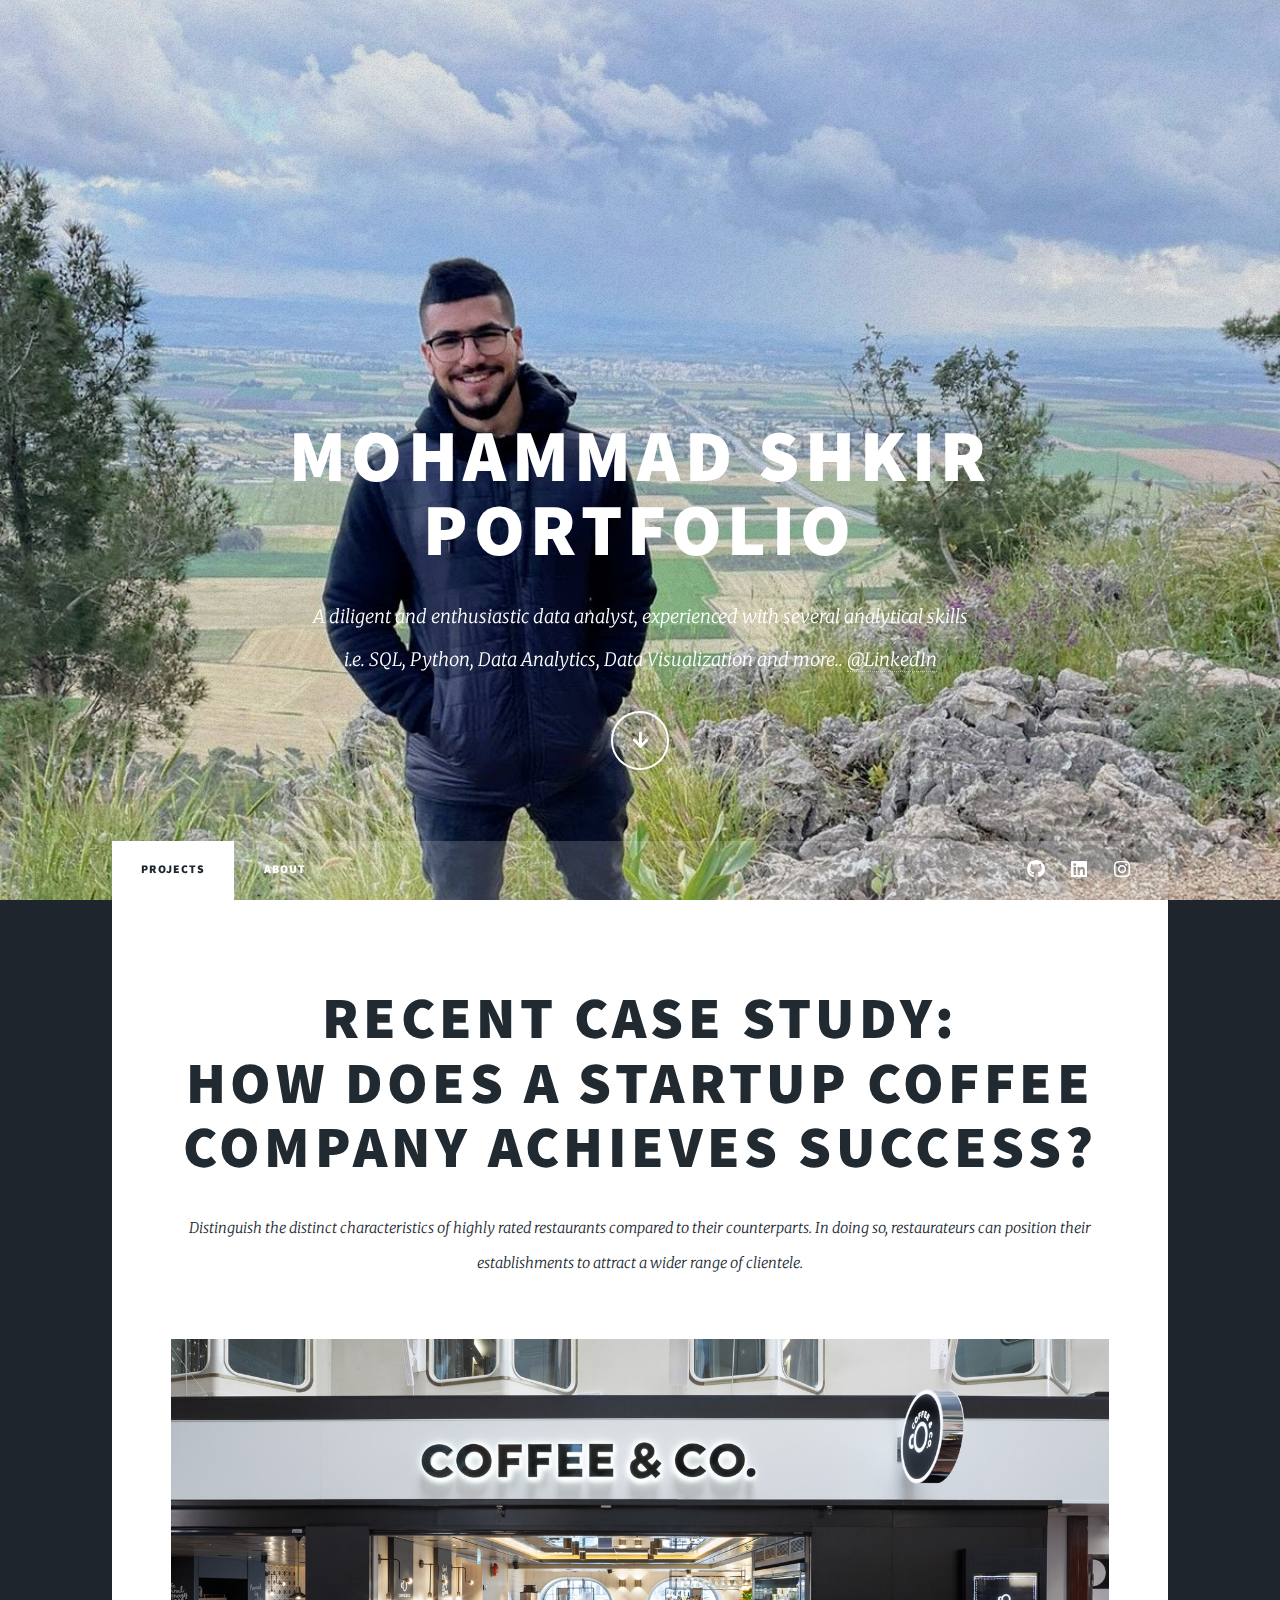
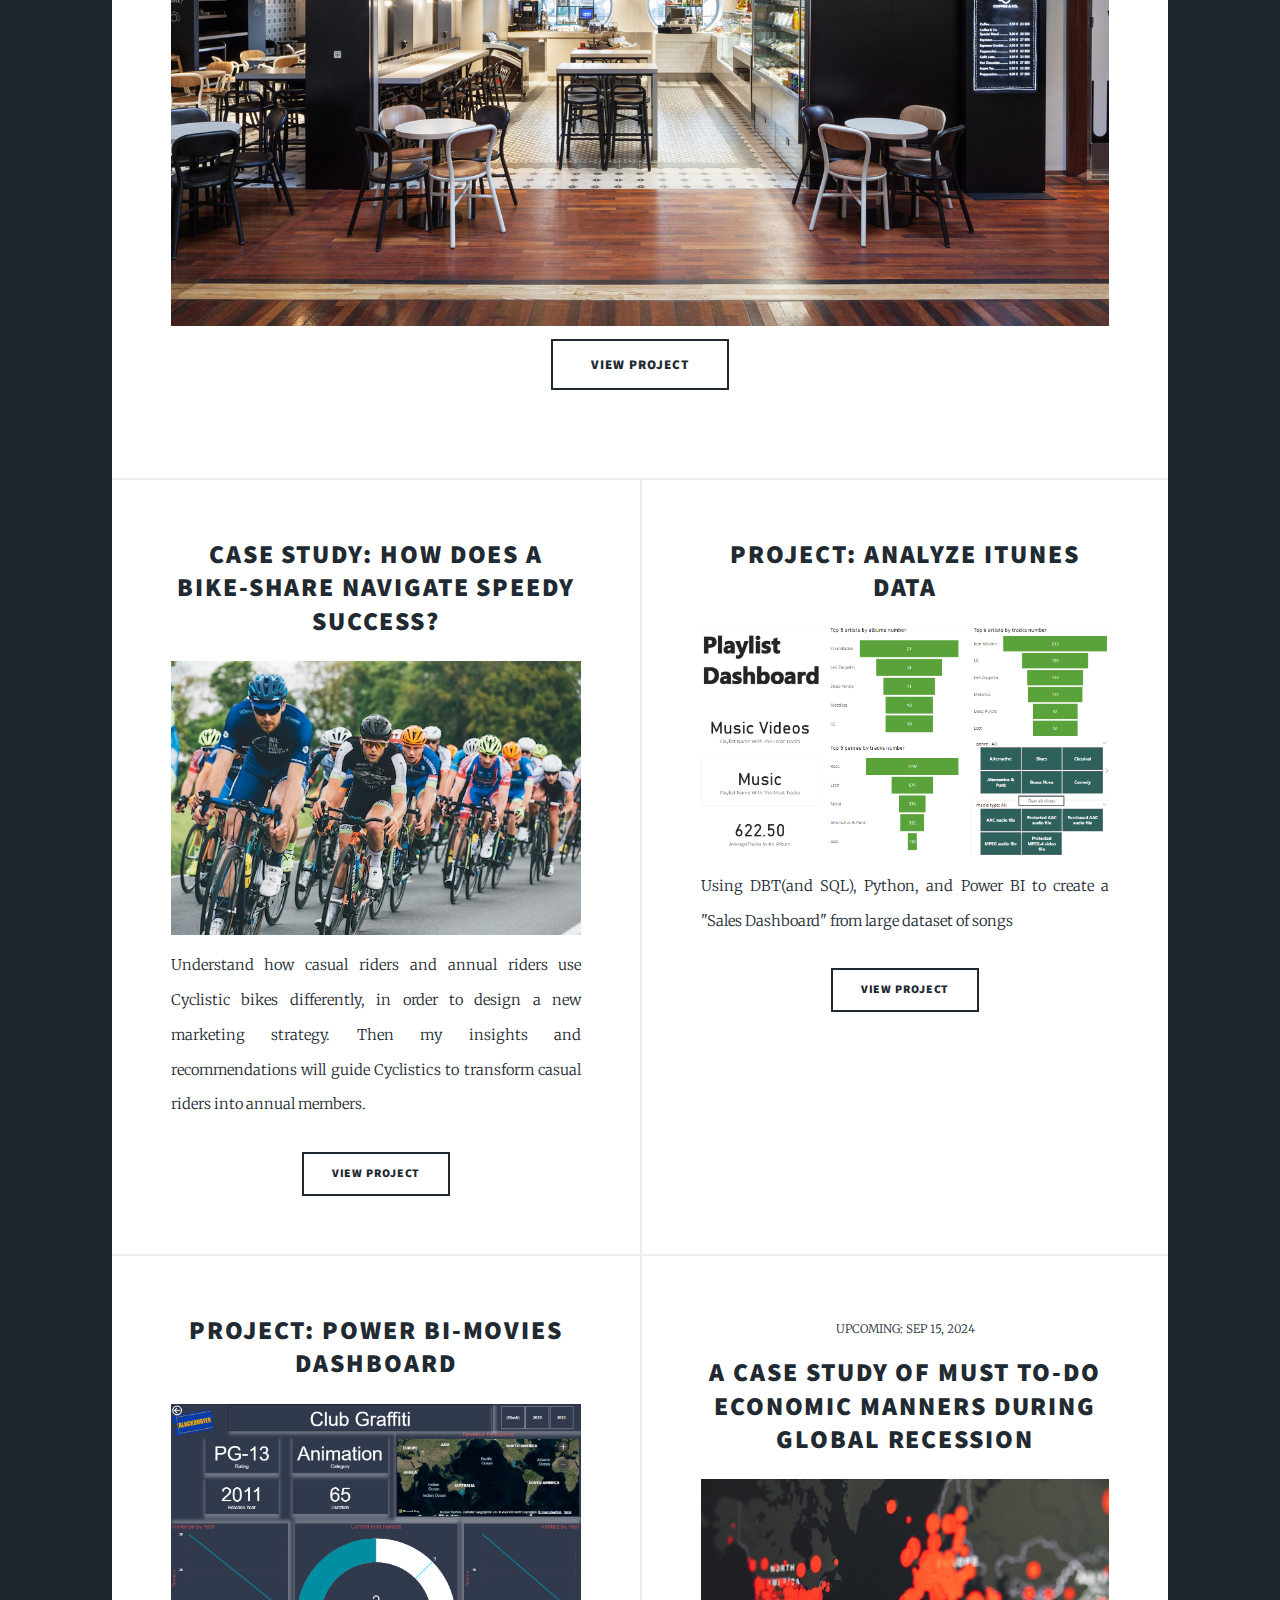
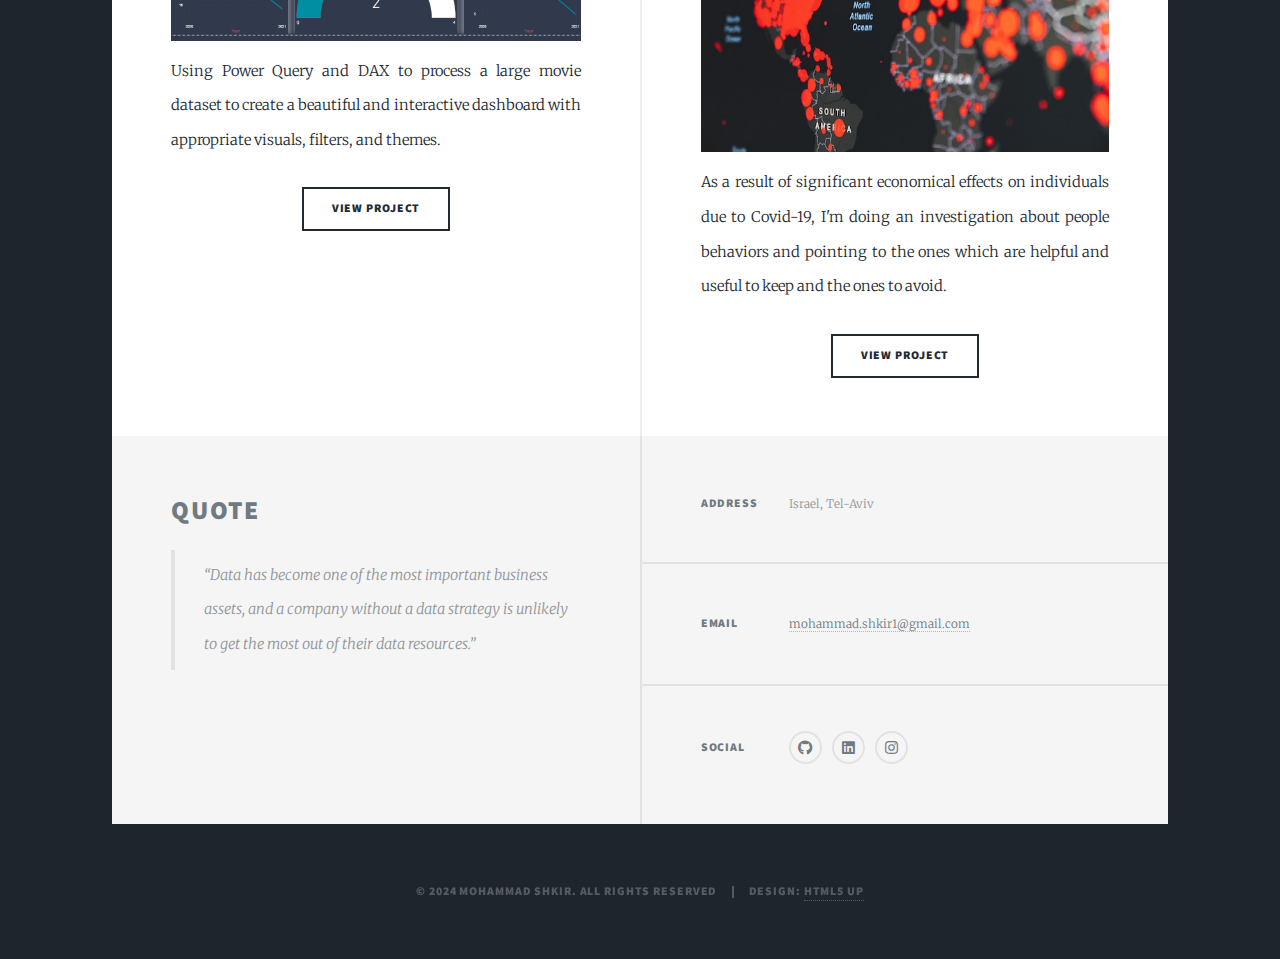
<file: index.html>
<!DOCTYPE HTML>
<!--
	Massively by HTML5 UP
	html5up.net | @ajlkn
	Free for personal and commercial use under the CCA 3.0 license (html5up.net/license)
-->
<html>
	<head>
		<title>Shkir's Portfolio</title>
		<meta charset="utf-8" />
		<meta name="viewport" content="width=device-width, initial-scale=1, user-scalable=no" />
		<link rel="stylesheet" href="assets/css/main.css" />
		<noscript><link rel="stylesheet" href="assets/css/noscript.css" /></noscript>
	</head>
	<body class="is-preload">

		<!-- Wrapper -->
			<div id="wrapper" class="fade-in">

				<!-- Intro -->
					<div id="intro">
						<h1>Mohammad Shkir<br />
						Portfolio</h1>
						<p>A diligent and enthusiastic data analyst, experienced with several analytical skills<br/>
							i.e. SQL, Python,  Data Analytics, Data Visualization and more.. <a href="https://www.linkedin.com/in/mohammad-shkir">@LinkedIn</a></p>
						<ul class="actions">
							<li><a href="#header" class="button icon solid solo fa-arrow-down scrolly">Continue</a></li>
						</ul>
					</div>

				<!-- Header -->
					<header id="header">
						<a href="index.html" class="logo">Projects</a>
					</header>

				<!-- Nav -->
					<nav id="nav">
						<ul class="links">
							<li class="active"><a href="index.html">Projects</a></li>
							<li><a href="about.html">About</a></li>
						</ul>
						<ul class="icons">
							<li><a href="https://github.com/Mohammad-shkir7" class="icon brands fa-github"><span class="label">GitHub</span></a></li>
							<li><a href="https://www.linkedin.com/in/mohammad-shkir" class="icon brands fa-linkedin"><span class="label">Linkedin</span></a></li>
							<li><a href="#" class="icon brands fa-instagram"><span class="label">Instagram</span></a></li>
						</ul>
					</nav>

				<!-- Main -->
					<div id="main">

						<!-- Featured Post -->
						<article class="post featured">
							<header class="major">
								<!-- <span class="date">April 25, 2017</span> -->
								<h2><a href="https://github.com/Mohammad-shkir7/CoffeKing">RECENT CASE STUDY:<br />
									How does a startup coffee company achieves success?</a></h2>
								<p>Distinguish the distinct characteristics of highly rated restaurants compared to their counterparts. 
									In doing so, restaurateurs can position their establishments to attract a wider range of clientele.</p>
							</header>
							<img style="width: 100%; height: auto;" src="images/coffee-company.jpg" alt="">
							<ul class="actions special">
								<li><a href="https://github.com/Mohammad-shkir7/CoffeKing" class="button large">View Project</a></li>
							</ul>
						</article>						

						<!-- Posts -->
							<section class="posts">
								<article>
									<header>
										<h2><a href="https://github.com/Mohammad-shkir7/Cyclistic">Case Study: How does a bike-share navigate speedy success?</h2></a>
									</header>
									<img style="width: 100%; height: auto;" src="images/bicycle-group.jpg" alt="" />
									<p>Understand how casual riders and annual riders use Cyclistic bikes differently,
										in order to design a new marketing strategy. 
										Then my insights and recommendations will guide Cyclistics to transform casual riders into annual members.</p>
									<ul class="actions special">
										<li><a href="https://github.com/Mohammad-shkir7/Cyclistic" class="button">View Project</a></li>
									</ul>
								</article>
								<article>
									<header>
										<h2><a href="https://github.com/Mohammad-shkir7/Data_Analysis_Project">Project: Analyze ITunes data</h2></a>
									</header>
									<img style="width: 100%; height: auto;" src="images/dashboad2.png" alt="" />
									<p>Using DBT(and SQL), Python, and Power BI to create a "Sales Dashboard" from large dataset of songs</p>
									<ul class="actions special">
										<li><a href="https://github.com/Mohammad-shkir7/Data_Analysis_Project" class="button">View Project</a></li>
									</ul>
								</article>
								<article>
									<header>
										<h2><a href="https://github.com/Mohammad-shkir7/Power-Bi-Movies">Project: Power BI-Movies Dashboard</h2></a>
									</header>
									<img style="width: 100%; height: auto;" src="images/Dashboard.png" alt="" />
									<p>
										Using Power Query and DAX to process a large movie dataset to create a beautiful and interactive dashboard with appropriate visuals, filters, and themes.
 
									</p>
									<ul class="actions special">
										<li><a href="https://github.com/Mohammad-shkir7/Power-Bi-Movies" class="button">View Project</a></li>
									</ul>
								</article>
								<article>
									<header>
										<span class="date">UPCOMING: SEP 15, 2024</span>
										<h2><a href="#">A case study of must to-do economic manners during global recession</a></h2>
									</header>
									<img style="width: 100%; height: auto;" src="images/pandemic.jpg" alt="" />
									<p>As a result of significant economical effects on individuals due to Covid-19, 
										I'm doing an investigation about people behaviors and pointing to the ones which are helpful and useful to keep and the ones to avoid.</p>
									<ul class="actions special">
										<li><a href="#" class="button">View Project</a></li>
									</ul>
								</article>
							</section>
					</div>

				<!-- Footer -->
					<footer id="footer">
						<section>
							<!-- Blockquote -->
							<h2>Quote</h2>
							<blockquote>“Data has become one of the most important business assets, and a company without a data strategy is unlikely to get the most out of their data resources.”</blockquote>						
						</section>
						<section class="split contact">
							<section class="alt">
								<h3>Address</h3>
								<p>Israel, Tel-Aviv
							</section>
							<section>
								<h3>Email</h3>
								<p><a href="#">mohammad.shkir1@gmail.com</a></p>
							</section>
							<section>
								<h3>Social</h3>
								<ul class="icons alt">
									<li><a href="https://github.com/Mohammad-shkir7" class="icon brands fa-github"><span class="label">GitHub</span></a></li>
									<li><a href="https://www.linkedin.com/in/mohammad-shkir" class="icon brands fa-linkedin"><span class="label">Linkedin</span></a></li>
									<li><a href="#" class="icon brands fa-instagram"><span class="label">Instagram</span></a></li>
								</ul>
							</section>
						</section>
					</footer>

				<!-- Copyright -->
					<div id="copyright">
						<ul><li>&copy; 2024 Mohammad Shkir. All Rights Reserved </li><li>Design: <a href="https://html5up.net">HTML5 UP</a></li></ul>
					</div>

			</div>

		<!-- Scripts -->
			<script src="assets/js/jquery.min.js"></script>
			<script src="assets/js/jquery.scrollex.min.js"></script>
			<script src="assets/js/jquery.scrolly.min.js"></script>
			<script src="assets/js/browser.min.js"></script>
			<script src="assets/js/breakpoints.min.js"></script>
			<script src="assets/js/util.js"></script>
			<script src="assets/js/main.js"></script>

	</body>
</html>
</file>
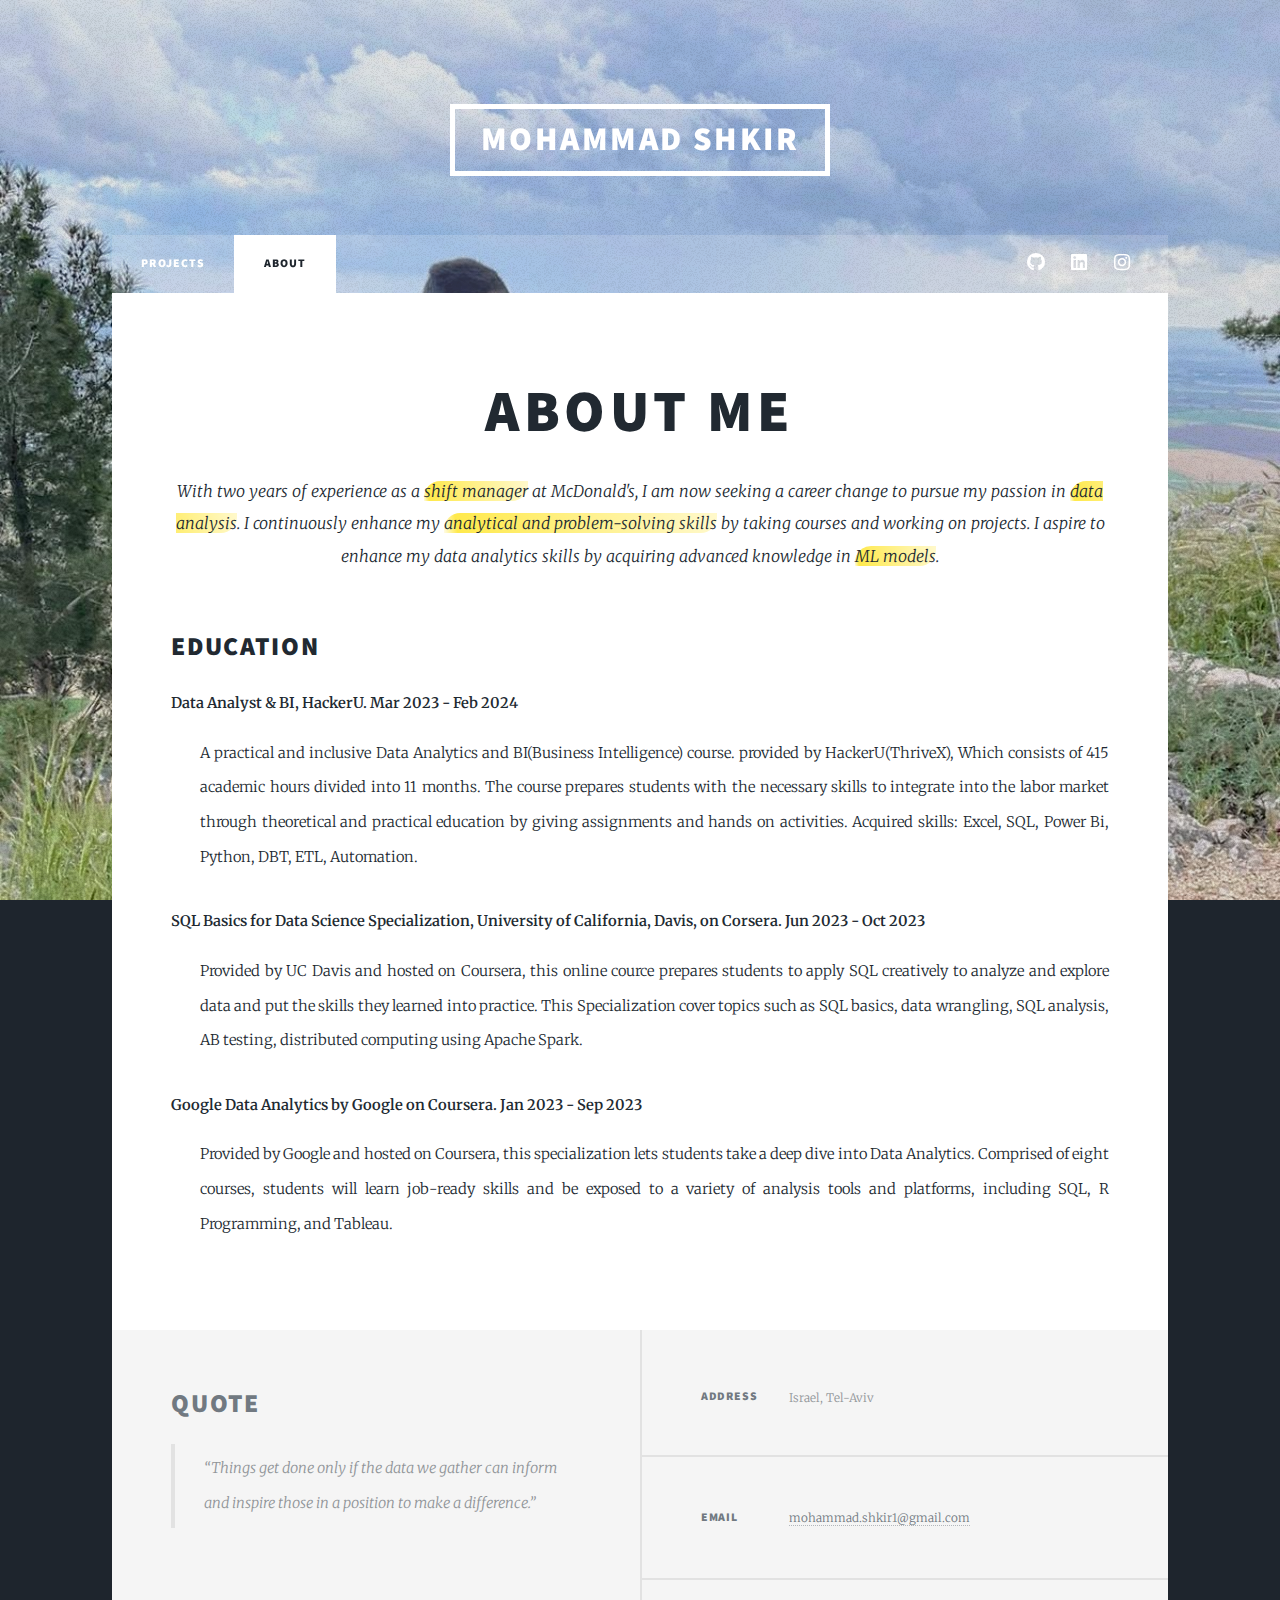
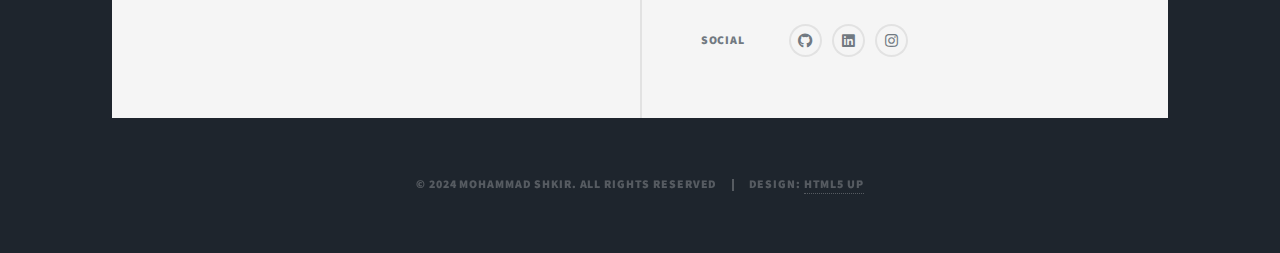
<file: about.html>
<!DOCTYPE HTML>
<!--
	Massively by HTML5 UP
	html5up.net | @ajlkn
	Free for personal and commercial use under the CCA 3.0 license (html5up.net/license)
-->
<html>
	<head>
		<title>Shkir's Portfolio</title>
		<meta charset="utf-8" />
		<meta name="viewport" content="width=device-width, initial-scale=1, user-scalable=no" />
		<link rel="stylesheet" href="assets/css/main.css" />
		<noscript><link rel="stylesheet" href="assets/css/noscript.css" /></noscript>
	</head>
	<body class="is-preload">

		<!-- Wrapper -->
			<div id="wrapper">

				<!-- Header -->
					<header id="header">
						<a href="index.html" class="logo">Mohammad Shkir</a>
					</header>

				<!-- Nav -->
					<nav id="nav">
						<ul class="links">
							<li><a href="index.html">Projects</a></li>
							<li class="active"><a href="about.html">About</a></li>
						</ul>
						<ul class="icons">
							<li><a href="https://github.com/Mohammad-shkir7" class="icon brands fa-github"><span class="label">GitHub</span></a></li>
							<li><a href="https://www.linkedin.com/in/mohammad-shkir" class="icon brands fa-linkedin"><span class="label">Linkedin</span></a></li>
							<li><a href="#" class="icon brands fa-instagram"><span class="label">Instagram</span></a></li>
						</ul>
					</nav>
				<!-- Main -->
					<div id="main">
						<!-- Post -->
							<section class="post">
								<header class="major">
									<h1>About Me</h1>
									<p>With two years of experience as a <span class="highlight-yellow">shift manager</span> at McDonald's, I am now seeking a career change to pursue my passion in <span class="highlight-yellow">data analysis</span>. I continuously enhance my <span class="highlight-yellow">analytical and problem-solving skills</span> by taking courses and working on projects.
										I aspire to enhance my data analytics skills by acquiring advanced knowledge in <span class="highlight-yellow">ML models</span>.
									</p>
								</header>								
								<h2>Education</h2>
								<dl>
									<dt>Data Analyst & BI, HackerU. Mar 2023 - Feb 2024</dt>
									<dd>
										<p>A practical and inclusive Data Analytics and BI(Business Intelligence) course. provided by HackerU(ThriveX), Which consists
											of 415 academic hours divided into 11 months.
											The course prepares students with the necessary skills to integrate into the labor market through theoretical and practical education by giving assignments and hands on activities.
											Acquired skills: Excel, SQL, Power Bi, Python, DBT, ETL, Automation. </p>
									</dd>
									<dt>SQL Basics for Data Science Specialization, University of California, Davis, on Corsera. Jun 2023 - Oct 2023</dt>
									<dd>
										<p>Provided by UC Davis and hosted on Coursera, this online cource prepares students to apply SQL creatively to analyze and explore 
											data and put the skills they learned into practice.
											This Specialization cover topics such as SQL basics, data wrangling, SQL analysis, AB testing, distributed 
											computing using Apache Spark.</p>
									</dd>
									<dt>Google Data Analytics by Google on Coursera. Jan 2023 - Sep 2023</dt>
									<dd>
										<p>Provided by Google and hosted on Coursera, this specialization lets students take a deep dive into Data Analytics.
											Comprised of eight courses, students will learn job-ready skills and be exposed to a variety of analysis tools
											and platforms, including SQL, R Programming, and Tableau.</p>
									</dd>
								</dl>
							</section>
					</div>

				<!-- Footer -->
					<footer id="footer">
						<section>
							<!-- Blockquote -->
							<h2>Quote</h2>
							<blockquote>“Things get done only if the data we gather can inform and inspire those in a position to make a difference.”</blockquote>						
						</section>
						<section class="split contact">
							<section class="alt">
								<h3>Address</h3>
								<p>Israel, Tel-Aviv
							</section>
							<section>
								<h3>Email</h3>
								<p><a href="#">mohammad.shkir1@gmail.com</a></p>
							</section>
							<section>
								<h3>Social</h3>
								<ul class="icons alt">
									<li><a href="https://github.com/Mohammad-shkir7" class="icon brands fa-github"><span class="label">GitHub</span></a></li>
									<li><a href="https://www.linkedin.com/in/mohammad-shkir" class="icon brands fa-linkedin"><span class="label">Linkedin</span></a></li>
									<li><a href="#" class="icon brands fa-instagram"><span class="label">Instagram</span></a></li>
								</ul>
							</section>
						</section>
					</footer>

				<!-- Copyright -->
					<div id="copyright">
						<ul><li>&copy; 2024 Mohammad Shkir. All Rights Reserved </li><li>Design: <a href="https://html5up.net">HTML5 UP</a></li></ul>
					</div>

			</div>

		<!-- Scripts -->
			<script src="assets/js/jquery.min.js"></script>
			<script src="assets/js/jquery.scrollex.min.js"></script>
			<script src="assets/js/jquery.scrolly.min.js"></script>
			<script src="assets/js/browser.min.js"></script>
			<script src="assets/js/breakpoints.min.js"></script>
			<script src="assets/js/util.js"></script>
			<script src="assets/js/main.js"></script>

	</body>
</html>
</file>
<file: assets/css/main.css>
@import url(fontawesome-all.min.css);
@import url("https://fonts.googleapis.com/css?family=Merriweather:300,700,300italic,700italic|Source+Sans+Pro:900");

/*
	Massively by HTML5 UP
	html5up.net | @ajlkn
	Free for personal and commercial use under the CCA 3.0 license (html5up.net/license)
*/

html, body, div, span, applet, object,
iframe, h1, h2, h3, h4, h5, h6, p, blockquote,
pre, a, abbr, acronym, address, big, cite,
code, del, dfn, em, img, ins, kbd, q, s, samp,
small, strike, strong, sub, sup, tt, var, b,
u, i, center, dl, dt, dd, ol, ul, li, fieldset,
form, label, legend, table, caption, tbody,
tfoot, thead, tr, th, td, article, aside,
canvas, details, embed, figure, figcaption,
footer, header, hgroup, menu, nav, output, ruby,
section, summary, time, mark, audio, video {
	margin: 0;
	padding: 0;
	border: 0;
	font-size: 100%;
	font: inherit;
	vertical-align: baseline;}

article, aside, details, figcaption, figure,
footer, header, hgroup, menu, nav, section {
	display: block;}

body {
	line-height: 1;
}

ol, ul {
	list-style: none;
}

blockquote, q {
	quotes: none;
}

	blockquote:before, blockquote:after, q:before, q:after {
		content: '';
		content: none;
	}

table {
	border-collapse: collapse;
	border-spacing: 0;
}

body {
	-webkit-text-size-adjust: none;
}

mark {
	background-color: transparent;
	color: inherit;
}

input::-moz-focus-inner {
	border: 0;
	padding: 0;
}

input, select, textarea {
	-moz-appearance: none;
	-webkit-appearance: none;
	-ms-appearance: none;
	appearance: none;
}

/* Basic */

	@-ms-viewport {
		width: device-width;
	}

	body {
		-ms-overflow-style: scrollbar;
	}

	@media screen and (max-width: 480px) {

		html, body {
			min-width: 320px;
		}

	}

	html {
		box-sizing: border-box;
	}

	*, *:before, *:after {
		box-sizing: inherit;
	}

	body {
		background-color: #1e252d;
	}

		body.is-preload *, body.is-preload *:before, body.is-preload *:after {
			-moz-animation: none !important;
			-webkit-animation: none !important;
			-ms-animation: none !important;
			animation: none !important;
			-moz-transition: none !important;
			-webkit-transition: none !important;
			-ms-transition: none !important;
			transition: none !important;
		}

/* Type */

	html {
		font-size: 16pt;
	}

		@media screen and (max-width: 1680px) {

			html {
				font-size: 12pt;
			}

		}

		@media screen and (max-width: 1280px) {

			html {
				font-size: 11pt;
			}

		}

		@media screen and (max-width: 360px) {

			html {
				font-size: 10pt;
			}

		}

	body {
		color: #212931;
	}

	body, input, select, textarea {
		font-family: "Merriweather", Georgia, serif;
		font-weight: 300;
		font-size: 1rem;
		line-height: 2.375;
	}

	a {
		-moz-transition: color 0.2s ease-in-out, background-color 0.2s ease-in-out, border-color 0.2s ease-in-out, box-shadow 0.2s ease-in-out;
		-webkit-transition: color 0.2s ease-in-out, background-color 0.2s ease-in-out, border-color 0.2s ease-in-out, box-shadow 0.2s ease-in-out;
		-ms-transition: color 0.2s ease-in-out, background-color 0.2s ease-in-out, border-color 0.2s ease-in-out, box-shadow 0.2s ease-in-out;
		transition: color 0.2s ease-in-out, background-color 0.2s ease-in-out, border-color 0.2s ease-in-out, box-shadow 0.2s ease-in-out;
		border-bottom: dotted 1px;
		text-decoration: none;
	}

		a:hover {
			border-bottom-color: transparent;
		}

	strong, b {
		font-weight: 600;
	}

	em, i {
		font-style: italic;
	}

	p {
		text-align: justify;
		margin: 0 0 2rem 0;
	}

	h1, h2, h3, h4, h5, h6 {
		font-family: "Source Sans Pro", Helvetica, sans-serif;
		font-weight: 900;
		line-height: 1.5;
		letter-spacing: 0.075em;
		text-transform: uppercase;
		margin: 0 0 1rem 0;
	}

		h1 a, h2 a, h3 a, h4 a, h5 a, h6 a {
			border-bottom: 0;
			color: inherit;
			text-decoration: none;
		}

	h1 {
		font-size: 4rem;
		line-height: 1.1;
		margin: 0 0 2rem 0;
	}

	h2 {
		font-size: 1.75rem;
		line-height: 1.3;
		margin: 0 0 1.5rem 0;
	}

	h3 {
		font-size: 1.25rem;
		margin: 0 0 1.5rem 0;
	}

	h4 {
		font-size: 1rem;
	}

	h5 {
		font-size: 0.9rem;
	}

	h6 {
		font-size: 0.8rem;
	}

	sub {
		font-size: 0.8rem;
		position: relative;
		top: 0.5rem;
	}

	sup {
		font-size: 0.8rem;
		position: relative;
		top: -0.5rem;
	}

	blockquote {
		border-left: solid 4px;
		font-style: italic;
		margin: 0 0 2rem 0;
		padding: 0.5rem 0 0.5rem 2rem;
	}

	code {
		border: solid 2px;
		font-family: "Courier New", monospace;
		font-size: 0.9rem;
		margin: 0 0.25rem;
		padding: 0.25rem 0.65rem;
	}

	pre {
		-webkit-overflow-scrolling: touch;
		font-family: "Courier New", monospace;
		font-size: 0.9rem;
		margin: 0 0 2rem 0;
	}

		pre code {
			display: block;
			line-height: 1.75;
			padding: 1rem 1.5rem;
			overflow-x: auto;
		}

	hr {
		border: 0;
		border-bottom: solid 2px;
		margin: 3rem 0;
	}

		hr.major {
			margin: 5rem 0;
		}

	.align-left {
		text-align: left;
	}

	.align-center {
		text-align: center;
	}

	.align-right {
		text-align: right;
	}

	input, select, textarea {
		color: #212931;
	}

	a {
		color: #212931;
		border-bottom-color: rgba(33, 41, 49, 0.5);
	}

		a:hover {
			border-bottom-color: transparent;
			color: #18bfef !important;
		}

	strong, b {
		color: #212931;
	}

	h1, h2, h3, h4, h5, h6 {
		color: #212931;
	}

	blockquote {
		border-left-color: #eeeeee;
	}

	code {
		background: rgba(220, 220, 220, 0.25);
		border-color: #eeeeee;
	}

	hr {
		border-bottom-color: #eeeeee;
	}

/* Row */

	.row {
		display: flex;
		flex-wrap: wrap;
		box-sizing: border-box;
		align-items: stretch;
	}

		.row > * {
			box-sizing: border-box;
		}

		.row.gtr-uniform > * > :last-child {
			margin-bottom: 0;
		}

		.row.aln-left {
			justify-content: flex-start;
		}

		.row.aln-center {
			justify-content: center;
		}

		.row.aln-right {
			justify-content: flex-end;
		}

		.row.aln-top {
			align-items: flex-start;
		}

		.row.aln-middle {
			align-items: center;
		}

		.row.aln-bottom {
			align-items: flex-end;
		}

		.row > .imp {
			order: -1;
		}

		.row > .col-1 {
			width: 8.33333%;
		}

		.row > .off-1 {
			margin-left: 8.33333%;
		}

		.row > .col-2 {
			width: 16.66667%;
		}

		.row > .off-2 {
			margin-left: 16.66667%;
		}

		.row > .col-3 {
			width: 25%;
		}

		.row > .off-3 {
			margin-left: 25%;
		}

		.row > .col-4 {
			width: 33.33333%;
		}

		.row > .off-4 {
			margin-left: 33.33333%;
		}

		.row > .col-5 {
			width: 41.66667%;
		}

		.row > .off-5 {
			margin-left: 41.66667%;
		}

		.row > .col-6 {
			width: 50%;
		}

		.row > .off-6 {
			margin-left: 50%;
		}

		.row > .col-7 {
			width: 58.33333%;
		}

		.row > .off-7 {
			margin-left: 58.33333%;
		}

		.row > .col-8 {
			width: 66.66667%;
		}

		.row > .off-8 {
			margin-left: 66.66667%;
		}

		.row > .col-9 {
			width: 75%;
		}

		.row > .off-9 {
			margin-left: 75%;
		}

		.row > .col-10 {
			width: 83.33333%;
		}

		.row > .off-10 {
			margin-left: 83.33333%;
		}

		.row > .col-11 {
			width: 91.66667%;
		}

		.row > .off-11 {
			margin-left: 91.66667%;
		}

		.row > .col-12 {
			width: 100%;
		}

		.row > .off-12 {
			margin-left: 100%;
		}

		.row.gtr-0 {
			margin-top: 0;
			margin-left: 0rem;
		}

			.row.gtr-0 > * {
				padding: 0 0 0 0rem;
			}

			.row.gtr-0.gtr-uniform {
				margin-top: 0rem;
			}

				.row.gtr-0.gtr-uniform > * {
					padding-top: 0rem;
				}

		.row.gtr-25 {
			margin-top: 0;
			margin-left: -0.375rem;
		}

			.row.gtr-25 > * {
				padding: 0 0 0 0.375rem;
			}

			.row.gtr-25.gtr-uniform {
				margin-top: -0.375rem;
			}

				.row.gtr-25.gtr-uniform > * {
					padding-top: 0.375rem;
				}

		.row.gtr-50 {
			margin-top: 0;
			margin-left: -0.75rem;
		}

			.row.gtr-50 > * {
				padding: 0 0 0 0.75rem;
			}

			.row.gtr-50.gtr-uniform {
				margin-top: -0.75rem;
			}

				.row.gtr-50.gtr-uniform > * {
					padding-top: 0.75rem;
				}

		.row {
			margin-top: 0;
			margin-left: -1.5rem;
		}

			.row > * {
				padding: 0 0 0 1.5rem;
			}

			.row.gtr-uniform {
				margin-top: -1.5rem;
			}

				.row.gtr-uniform > * {
					padding-top: 1.5rem;
				}

		.row.gtr-150 {
			margin-top: 0;
			margin-left: -2.25rem;
		}

			.row.gtr-150 > * {
				padding: 0 0 0 2.25rem;
			}

			.row.gtr-150.gtr-uniform {
				margin-top: -2.25rem;
			}

				.row.gtr-150.gtr-uniform > * {
					padding-top: 2.25rem;
				}

		.row.gtr-200 {
			margin-top: 0;
			margin-left: -3rem;
		}

			.row.gtr-200 > * {
				padding: 0 0 0 3rem;
			}

			.row.gtr-200.gtr-uniform {
				margin-top: -3rem;
			}

				.row.gtr-200.gtr-uniform > * {
					padding-top: 3rem;
				}

		@media screen and (max-width: 1680px) {

			.row {
				display: flex;
				flex-wrap: wrap;
				box-sizing: border-box;
				align-items: stretch;
			}

				.row > * {
					box-sizing: border-box;
				}

				.row.gtr-uniform > * > :last-child {
					margin-bottom: 0;
				}

				.row.aln-left {
					justify-content: flex-start;
				}

				.row.aln-center {
					justify-content: center;
				}

				.row.aln-right {
					justify-content: flex-end;
				}

				.row.aln-top {
					align-items: flex-start;
				}

				.row.aln-middle {
					align-items: center;
				}

				.row.aln-bottom {
					align-items: flex-end;
				}

				.row > .imp-xlarge {
					order: -1;
				}

				.row > .col-1-xlarge {
					width: 8.33333%;
				}

				.row > .off-1-xlarge {
					margin-left: 8.33333%;
				}

				.row > .col-2-xlarge {
					width: 16.66667%;
				}

				.row > .off-2-xlarge {
					margin-left: 16.66667%;
				}

				.row > .col-3-xlarge {
					width: 25%;
				}

				.row > .off-3-xlarge {
					margin-left: 25%;
				}

				.row > .col-4-xlarge {
					width: 33.33333%;
				}

				.row > .off-4-xlarge {
					margin-left: 33.33333%;
				}

				.row > .col-5-xlarge {
					width: 41.66667%;
				}

				.row > .off-5-xlarge {
					margin-left: 41.66667%;
				}

				.row > .col-6-xlarge {
					width: 50%;
				}

				.row > .off-6-xlarge {
					margin-left: 50%;
				}

				.row > .col-7-xlarge {
					width: 58.33333%;
				}

				.row > .off-7-xlarge {
					margin-left: 58.33333%;
				}

				.row > .col-8-xlarge {
					width: 66.66667%;
				}

				.row > .off-8-xlarge {
					margin-left: 66.66667%;
				}

				.row > .col-9-xlarge {
					width: 75%;
				}

				.row > .off-9-xlarge {
					margin-left: 75%;
				}

				.row > .col-10-xlarge {
					width: 83.33333%;
				}

				.row > .off-10-xlarge {
					margin-left: 83.33333%;
				}

				.row > .col-11-xlarge {
					width: 91.66667%;
				}

				.row > .off-11-xlarge {
					margin-left: 91.66667%;
				}

				.row > .col-12-xlarge {
					width: 100%;
				}

				.row > .off-12-xlarge {
					margin-left: 100%;
				}

				.row.gtr-0 {
					margin-top: 0;
					margin-left: 0rem;
				}

					.row.gtr-0 > * {
						padding: 0 0 0 0rem;
					}

					.row.gtr-0.gtr-uniform {
						margin-top: 0rem;
					}

						.row.gtr-0.gtr-uniform > * {
							padding-top: 0rem;
						}

				.row.gtr-25 {
					margin-top: 0;
					margin-left: -0.375rem;
				}

					.row.gtr-25 > * {
						padding: 0 0 0 0.375rem;
					}

					.row.gtr-25.gtr-uniform {
						margin-top: -0.375rem;
					}

						.row.gtr-25.gtr-uniform > * {
							padding-top: 0.375rem;
						}

				.row.gtr-50 {
					margin-top: 0;
					margin-left: -0.75rem;
				}

					.row.gtr-50 > * {
						padding: 0 0 0 0.75rem;
					}

					.row.gtr-50.gtr-uniform {
						margin-top: -0.75rem;
					}

						.row.gtr-50.gtr-uniform > * {
							padding-top: 0.75rem;
						}

				.row {
					margin-top: 0;
					margin-left: -1.5rem;
				}

					.row > * {
						padding: 0 0 0 1.5rem;
					}

					.row.gtr-uniform {
						margin-top: -1.5rem;
					}

						.row.gtr-uniform > * {
							padding-top: 1.5rem;
						}

				.row.gtr-150 {
					margin-top: 0;
					margin-left: -2.25rem;
				}

					.row.gtr-150 > * {
						padding: 0 0 0 2.25rem;
					}

					.row.gtr-150.gtr-uniform {
						margin-top: -2.25rem;
					}

						.row.gtr-150.gtr-uniform > * {
							padding-top: 2.25rem;
						}

				.row.gtr-200 {
					margin-top: 0;
					margin-left: -3rem;
				}

					.row.gtr-200 > * {
						padding: 0 0 0 3rem;
					}

					.row.gtr-200.gtr-uniform {
						margin-top: -3rem;
					}

						.row.gtr-200.gtr-uniform > * {
							padding-top: 3rem;
						}

		}

		@media screen and (max-width: 1280px) {

			.row {
				display: flex;
				flex-wrap: wrap;
				box-sizing: border-box;
				align-items: stretch;
			}

				.row > * {
					box-sizing: border-box;
				}

				.row.gtr-uniform > * > :last-child {
					margin-bottom: 0;
				}

				.row.aln-left {
					justify-content: flex-start;
				}

				.row.aln-center {
					justify-content: center;
				}

				.row.aln-right {
					justify-content: flex-end;
				}

				.row.aln-top {
					align-items: flex-start;
				}

				.row.aln-middle {
					align-items: center;
				}

				.row.aln-bottom {
					align-items: flex-end;
				}

				.row > .imp-large {
					order: -1;
				}

				.row > .col-1-large {
					width: 8.33333%;
				}

				.row > .off-1-large {
					margin-left: 8.33333%;
				}

				.row > .col-2-large {
					width: 16.66667%;
				}

				.row > .off-2-large {
					margin-left: 16.66667%;
				}

				.row > .col-3-large {
					width: 25%;
				}

				.row > .off-3-large {
					margin-left: 25%;
				}

				.row > .col-4-large {
					width: 33.33333%;
				}

				.row > .off-4-large {
					margin-left: 33.33333%;
				}

				.row > .col-5-large {
					width: 41.66667%;
				}

				.row > .off-5-large {
					margin-left: 41.66667%;
				}

				.row > .col-6-large {
					width: 50%;
				}

				.row > .off-6-large {
					margin-left: 50%;
				}

				.row > .col-7-large {
					width: 58.33333%;
				}

				.row > .off-7-large {
					margin-left: 58.33333%;
				}

				.row > .col-8-large {
					width: 66.66667%;
				}

				.row > .off-8-large {
					margin-left: 66.66667%;
				}

				.row > .col-9-large {
					width: 75%;
				}

				.row > .off-9-large {
					margin-left: 75%;
				}

				.row > .col-10-large {
					width: 83.33333%;
				}

				.row > .off-10-large {
					margin-left: 83.33333%;
				}

				.row > .col-11-large {
					width: 91.66667%;
				}

				.row > .off-11-large {
					margin-left: 91.66667%;
				}

				.row > .col-12-large {
					width: 100%;
				}

				.row > .off-12-large {
					margin-left: 100%;
				}

				.row.gtr-0 {
					margin-top: 0;
					margin-left: 0rem;
				}

					.row.gtr-0 > * {
						padding: 0 0 0 0rem;
					}

					.row.gtr-0.gtr-uniform {
						margin-top: 0rem;
					}

						.row.gtr-0.gtr-uniform > * {
							padding-top: 0rem;
						}

				.row.gtr-25 {
					margin-top: 0;
					margin-left: -0.375rem;
				}

					.row.gtr-25 > * {
						padding: 0 0 0 0.375rem;
					}

					.row.gtr-25.gtr-uniform {
						margin-top: -0.375rem;
					}

						.row.gtr-25.gtr-uniform > * {
							padding-top: 0.375rem;
						}

				.row.gtr-50 {
					margin-top: 0;
					margin-left: -0.75rem;
				}

					.row.gtr-50 > * {
						padding: 0 0 0 0.75rem;
					}

					.row.gtr-50.gtr-uniform {
						margin-top: -0.75rem;
					}

						.row.gtr-50.gtr-uniform > * {
							padding-top: 0.75rem;
						}

				.row {
					margin-top: 0;
					margin-left: -1.5rem;
				}

					.row > * {
						padding: 0 0 0 1.5rem;
					}

					.row.gtr-uniform {
						margin-top: -1.5rem;
					}

						.row.gtr-uniform > * {
							padding-top: 1.5rem;
						}

				.row.gtr-150 {
					margin-top: 0;
					margin-left: -2.25rem;
				}

					.row.gtr-150 > * {
						padding: 0 0 0 2.25rem;
					}

					.row.gtr-150.gtr-uniform {
						margin-top: -2.25rem;
					}

						.row.gtr-150.gtr-uniform > * {
							padding-top: 2.25rem;
						}

				.row.gtr-200 {
					margin-top: 0;
					margin-left: -3rem;
				}

					.row.gtr-200 > * {
						padding: 0 0 0 3rem;
					}

					.row.gtr-200.gtr-uniform {
						margin-top: -3rem;
					}

						.row.gtr-200.gtr-uniform > * {
							padding-top: 3rem;
						}

		}

		@media screen and (max-width: 980px) {

			.row {
				display: flex;
				flex-wrap: wrap;
				box-sizing: border-box;
				align-items: stretch;
			}

				.row > * {
					box-sizing: border-box;
				}

				.row.gtr-uniform > * > :last-child {
					margin-bottom: 0;
				}

				.row.aln-left {
					justify-content: flex-start;
				}

				.row.aln-center {
					justify-content: center;
				}

				.row.aln-right {
					justify-content: flex-end;
				}

				.row.aln-top {
					align-items: flex-start;
				}

				.row.aln-middle {
					align-items: center;
				}

				.row.aln-bottom {
					align-items: flex-end;
				}

				.row > .imp-medium {
					order: -1;
				}

				.row > .col-1-medium {
					width: 8.33333%;
				}

				.row > .off-1-medium {
					margin-left: 8.33333%;
				}

				.row > .col-2-medium {
					width: 16.66667%;
				}

				.row > .off-2-medium {
					margin-left: 16.66667%;
				}

				.row > .col-3-medium {
					width: 25%;
				}

				.row > .off-3-medium {
					margin-left: 25%;
				}

				.row > .col-4-medium {
					width: 33.33333%;
				}

				.row > .off-4-medium {
					margin-left: 33.33333%;
				}

				.row > .col-5-medium {
					width: 41.66667%;
				}

				.row > .off-5-medium {
					margin-left: 41.66667%;
				}

				.row > .col-6-medium {
					width: 50%;
				}

				.row > .off-6-medium {
					margin-left: 50%;
				}

				.row > .col-7-medium {
					width: 58.33333%;
				}

				.row > .off-7-medium {
					margin-left: 58.33333%;
				}

				.row > .col-8-medium {
					width: 66.66667%;
				}

				.row > .off-8-medium {
					margin-left: 66.66667%;
				}

				.row > .col-9-medium {
					width: 75%;
				}

				.row > .off-9-medium {
					margin-left: 75%;
				}

				.row > .col-10-medium {
					width: 83.33333%;
				}

				.row > .off-10-medium {
					margin-left: 83.33333%;
				}

				.row > .col-11-medium {
					width: 91.66667%;
				}

				.row > .off-11-medium {
					margin-left: 91.66667%;
				}

				.row > .col-12-medium {
					width: 100%;
				}

				.row > .off-12-medium {
					margin-left: 100%;
				}

				.row.gtr-0 {
					margin-top: 0;
					margin-left: 0rem;
				}

					.row.gtr-0 > * {
						padding: 0 0 0 0rem;
					}

					.row.gtr-0.gtr-uniform {
						margin-top: 0rem;
					}

						.row.gtr-0.gtr-uniform > * {
							padding-top: 0rem;
						}

				.row.gtr-25 {
					margin-top: 0;
					margin-left: -0.375rem;
				}

					.row.gtr-25 > * {
						padding: 0 0 0 0.375rem;
					}

					.row.gtr-25.gtr-uniform {
						margin-top: -0.375rem;
					}

						.row.gtr-25.gtr-uniform > * {
							padding-top: 0.375rem;
						}

				.row.gtr-50 {
					margin-top: 0;
					margin-left: -0.75rem;
				}

					.row.gtr-50 > * {
						padding: 0 0 0 0.75rem;
					}

					.row.gtr-50.gtr-uniform {
						margin-top: -0.75rem;
					}

						.row.gtr-50.gtr-uniform > * {
							padding-top: 0.75rem;
						}

				.row {
					margin-top: 0;
					margin-left: -1.5rem;
				}

					.row > * {
						padding: 0 0 0 1.5rem;
					}

					.row.gtr-uniform {
						margin-top: -1.5rem;
					}

						.row.gtr-uniform > * {
							padding-top: 1.5rem;
						}

				.row.gtr-150 {
					margin-top: 0;
					margin-left: -2.25rem;
				}

					.row.gtr-150 > * {
						padding: 0 0 0 2.25rem;
					}

					.row.gtr-150.gtr-uniform {
						margin-top: -2.25rem;
					}

						.row.gtr-150.gtr-uniform > * {
							padding-top: 2.25rem;
						}

				.row.gtr-200 {
					margin-top: 0;
					margin-left: -3rem;
				}

					.row.gtr-200 > * {
						padding: 0 0 0 3rem;
					}

					.row.gtr-200.gtr-uniform {
						margin-top: -3rem;
					}

						.row.gtr-200.gtr-uniform > * {
							padding-top: 3rem;
						}

		}

		@media screen and (max-width: 736px) {

			.row {
				display: flex;
				flex-wrap: wrap;
				box-sizing: border-box;
				align-items: stretch;
			}

				.row > * {
					box-sizing: border-box;
				}

				.row.gtr-uniform > * > :last-child {
					margin-bottom: 0;
				}

				.row.aln-left {
					justify-content: flex-start;
				}

				.row.aln-center {
					justify-content: center;
				}

				.row.aln-right {
					justify-content: flex-end;
				}

				.row.aln-top {
					align-items: flex-start;
				}

				.row.aln-middle {
					align-items: center;
				}

				.row.aln-bottom {
					align-items: flex-end;
				}

				.row > .imp-small {
					order: -1;
				}

				.row > .col-1-small {
					width: 8.33333%;
				}

				.row > .off-1-small {
					margin-left: 8.33333%;
				}

				.row > .col-2-small {
					width: 16.66667%;
				}

				.row > .off-2-small {
					margin-left: 16.66667%;
				}

				.row > .col-3-small {
					width: 25%;
				}

				.row > .off-3-small {
					margin-left: 25%;
				}

				.row > .col-4-small {
					width: 33.33333%;
				}

				.row > .off-4-small {
					margin-left: 33.33333%;
				}

				.row > .col-5-small {
					width: 41.66667%;
				}

				.row > .off-5-small {
					margin-left: 41.66667%;
				}

				.row > .col-6-small {
					width: 50%;
				}

				.row > .off-6-small {
					margin-left: 50%;
				}

				.row > .col-7-small {
					width: 58.33333%;
				}

				.row > .off-7-small {
					margin-left: 58.33333%;
				}

				.row > .col-8-small {
					width: 66.66667%;
				}

				.row > .off-8-small {
					margin-left: 66.66667%;
				}

				.row > .col-9-small {
					width: 75%;
				}

				.row > .off-9-small {
					margin-left: 75%;
				}

				.row > .col-10-small {
					width: 83.33333%;
				}

				.row > .off-10-small {
					margin-left: 83.33333%;
				}

				.row > .col-11-small {
					width: 91.66667%;
				}

				.row > .off-11-small {
					margin-left: 91.66667%;
				}

				.row > .col-12-small {
					width: 100%;
				}

				.row > .off-12-small {
					margin-left: 100%;
				}

				.row.gtr-0 {
					margin-top: 0;
					margin-left: 0rem;
				}

					.row.gtr-0 > * {
						padding: 0 0 0 0rem;
					}

					.row.gtr-0.gtr-uniform {
						margin-top: 0rem;
					}

						.row.gtr-0.gtr-uniform > * {
							padding-top: 0rem;
						}

				.row.gtr-25 {
					margin-top: 0;
					margin-left: -0.375rem;
				}

					.row.gtr-25 > * {
						padding: 0 0 0 0.375rem;
					}

					.row.gtr-25.gtr-uniform {
						margin-top: -0.375rem;
					}

						.row.gtr-25.gtr-uniform > * {
							padding-top: 0.375rem;
						}

				.row.gtr-50 {
					margin-top: 0;
					margin-left: -0.75rem;
				}

					.row.gtr-50 > * {
						padding: 0 0 0 0.75rem;
					}

					.row.gtr-50.gtr-uniform {
						margin-top: -0.75rem;
					}

						.row.gtr-50.gtr-uniform > * {
							padding-top: 0.75rem;
						}

				.row {
					margin-top: 0;
					margin-left: -1.5rem;
				}

					.row > * {
						padding: 0 0 0 1.5rem;
					}

					.row.gtr-uniform {
						margin-top: -1.5rem;
					}

						.row.gtr-uniform > * {
							padding-top: 1.5rem;
						}

				.row.gtr-150 {
					margin-top: 0;
					margin-left: -2.25rem;
				}

					.row.gtr-150 > * {
						padding: 0 0 0 2.25rem;
					}

					.row.gtr-150.gtr-uniform {
						margin-top: -2.25rem;
					}

						.row.gtr-150.gtr-uniform > * {
							padding-top: 2.25rem;
						}

				.row.gtr-200 {
					margin-top: 0;
					margin-left: -3rem;
				}

					.row.gtr-200 > * {
						padding: 0 0 0 3rem;
					}

					.row.gtr-200.gtr-uniform {
						margin-top: -3rem;
					}

						.row.gtr-200.gtr-uniform > * {
							padding-top: 3rem;
						}

		}

		@media screen and (max-width: 480px) {

			.row {
				display: flex;
				flex-wrap: wrap;
				box-sizing: border-box;
				align-items: stretch;
			}

				.row > * {
					box-sizing: border-box;
				}

				.row.gtr-uniform > * > :last-child {
					margin-bottom: 0;
				}

				.row.aln-left {
					justify-content: flex-start;
				}

				.row.aln-center {
					justify-content: center;
				}

				.row.aln-right {
					justify-content: flex-end;
				}

				.row.aln-top {
					align-items: flex-start;
				}

				.row.aln-middle {
					align-items: center;
				}

				.row.aln-bottom {
					align-items: flex-end;
				}

				.row > .imp-xsmall {
					order: -1;
				}

				.row > .col-1-xsmall {
					width: 8.33333%;
				}

				.row > .off-1-xsmall {
					margin-left: 8.33333%;
				}

				.row > .col-2-xsmall {
					width: 16.66667%;
				}

				.row > .off-2-xsmall {
					margin-left: 16.66667%;
				}

				.row > .col-3-xsmall {
					width: 25%;
				}

				.row > .off-3-xsmall {
					margin-left: 25%;
				}

				.row > .col-4-xsmall {
					width: 33.33333%;
				}

				.row > .off-4-xsmall {
					margin-left: 33.33333%;
				}

				.row > .col-5-xsmall {
					width: 41.66667%;
				}

				.row > .off-5-xsmall {
					margin-left: 41.66667%;
				}

				.row > .col-6-xsmall {
					width: 50%;
				}

				.row > .off-6-xsmall {
					margin-left: 50%;
				}

				.row > .col-7-xsmall {
					width: 58.33333%;
				}

				.row > .off-7-xsmall {
					margin-left: 58.33333%;
				}

				.row > .col-8-xsmall {
					width: 66.66667%;
				}

				.row > .off-8-xsmall {
					margin-left: 66.66667%;
				}

				.row > .col-9-xsmall {
					width: 75%;
				}

				.row > .off-9-xsmall {
					margin-left: 75%;
				}

				.row > .col-10-xsmall {
					width: 83.33333%;
				}

				.row > .off-10-xsmall {
					margin-left: 83.33333%;
				}

				.row > .col-11-xsmall {
					width: 91.66667%;
				}

				.row > .off-11-xsmall {
					margin-left: 91.66667%;
				}

				.row > .col-12-xsmall {
					width: 100%;
				}

				.row > .off-12-xsmall {
					margin-left: 100%;
				}

				.row.gtr-0 {
					margin-top: 0;
					margin-left: 0rem;
				}

					.row.gtr-0 > * {
						padding: 0 0 0 0rem;
					}

					.row.gtr-0.gtr-uniform {
						margin-top: 0rem;
					}

						.row.gtr-0.gtr-uniform > * {
							padding-top: 0rem;
						}

				.row.gtr-25 {
					margin-top: 0;
					margin-left: -0.375rem;
				}

					.row.gtr-25 > * {
						padding: 0 0 0 0.375rem;
					}

					.row.gtr-25.gtr-uniform {
						margin-top: -0.375rem;
					}

						.row.gtr-25.gtr-uniform > * {
							padding-top: 0.375rem;
						}

				.row.gtr-50 {
					margin-top: 0;
					margin-left: -0.75rem;
				}

					.row.gtr-50 > * {
						padding: 0 0 0 0.75rem;
					}

					.row.gtr-50.gtr-uniform {
						margin-top: -0.75rem;
					}

						.row.gtr-50.gtr-uniform > * {
							padding-top: 0.75rem;
						}

				.row {
					margin-top: 0;
					margin-left: -1.5rem;
				}

					.row > * {
						padding: 0 0 0 1.5rem;
					}

					.row.gtr-uniform {
						margin-top: -1.5rem;
					}

						.row.gtr-uniform > * {
							padding-top: 1.5rem;
						}

				.row.gtr-150 {
					margin-top: 0;
					margin-left: -2.25rem;
				}

					.row.gtr-150 > * {
						padding: 0 0 0 2.25rem;
					}

					.row.gtr-150.gtr-uniform {
						margin-top: -2.25rem;
					}

						.row.gtr-150.gtr-uniform > * {
							padding-top: 2.25rem;
						}

				.row.gtr-200 {
					margin-top: 0;
					margin-left: -3rem;
				}

					.row.gtr-200 > * {
						padding: 0 0 0 3rem;
					}

					.row.gtr-200.gtr-uniform {
						margin-top: -3rem;
					}

						.row.gtr-200.gtr-uniform > * {
							padding-top: 3rem;
						}

		}

		@media screen and (max-width: 360px) {

			.row {
				display: flex;
				flex-wrap: wrap;
				box-sizing: border-box;
				align-items: stretch;
			}

				.row > * {
					box-sizing: border-box;
				}

				.row.gtr-uniform > * > :last-child {
					margin-bottom: 0;
				}

				.row.aln-left {
					justify-content: flex-start;
				}

				.row.aln-center {
					justify-content: center;
				}

				.row.aln-right {
					justify-content: flex-end;
				}

				.row.aln-top {
					align-items: flex-start;
				}

				.row.aln-middle {
					align-items: center;
				}

				.row.aln-bottom {
					align-items: flex-end;
				}

				.row > .imp-xxsmall {
					order: -1;
				}

				.row > .col-1-xxsmall {
					width: 8.33333%;
				}

				.row > .off-1-xxsmall {
					margin-left: 8.33333%;
				}

				.row > .col-2-xxsmall {
					width: 16.66667%;
				}

				.row > .off-2-xxsmall {
					margin-left: 16.66667%;
				}

				.row > .col-3-xxsmall {
					width: 25%;
				}

				.row > .off-3-xxsmall {
					margin-left: 25%;
				}

				.row > .col-4-xxsmall {
					width: 33.33333%;
				}

				.row > .off-4-xxsmall {
					margin-left: 33.33333%;
				}

				.row > .col-5-xxsmall {
					width: 41.66667%;
				}

				.row > .off-5-xxsmall {
					margin-left: 41.66667%;
				}

				.row > .col-6-xxsmall {
					width: 50%;
				}

				.row > .off-6-xxsmall {
					margin-left: 50%;
				}

				.row > .col-7-xxsmall {
					width: 58.33333%;
				}

				.row > .off-7-xxsmall {
					margin-left: 58.33333%;
				}

				.row > .col-8-xxsmall {
					width: 66.66667%;
				}

				.row > .off-8-xxsmall {
					margin-left: 66.66667%;
				}

				.row > .col-9-xxsmall {
					width: 75%;
				}

				.row > .off-9-xxsmall {
					margin-left: 75%;
				}

				.row > .col-10-xxsmall {
					width: 83.33333%;
				}

				.row > .off-10-xxsmall {
					margin-left: 83.33333%;
				}

				.row > .col-11-xxsmall {
					width: 91.66667%;
				}

				.row > .off-11-xxsmall {
					margin-left: 91.66667%;
				}

				.row > .col-12-xxsmall {
					width: 100%;
				}

				.row > .off-12-xxsmall {
					margin-left: 100%;
				}

				.row.gtr-0 {
					margin-top: 0;
					margin-left: 0rem;
				}

					.row.gtr-0 > * {
						padding: 0 0 0 0rem;
					}

					.row.gtr-0.gtr-uniform {
						margin-top: 0rem;
					}

						.row.gtr-0.gtr-uniform > * {
							padding-top: 0rem;
						}

				.row.gtr-25 {
					margin-top: 0;
					margin-left: -0.375rem;
				}

					.row.gtr-25 > * {
						padding: 0 0 0 0.375rem;
					}

					.row.gtr-25.gtr-uniform {
						margin-top: -0.375rem;
					}

						.row.gtr-25.gtr-uniform > * {
							padding-top: 0.375rem;
						}

				.row.gtr-50 {
					margin-top: 0;
					margin-left: -0.75rem;
				}

					.row.gtr-50 > * {
						padding: 0 0 0 0.75rem;
					}

					.row.gtr-50.gtr-uniform {
						margin-top: -0.75rem;
					}

						.row.gtr-50.gtr-uniform > * {
							padding-top: 0.75rem;
						}

				.row {
					margin-top: 0;
					margin-left: -1.5rem;
				}

					.row > * {
						padding: 0 0 0 1.5rem;
					}

					.row.gtr-uniform {
						margin-top: -1.5rem;
					}

						.row.gtr-uniform > * {
							padding-top: 1.5rem;
						}

				.row.gtr-150 {
					margin-top: 0;
					margin-left: -2.25rem;
				}

					.row.gtr-150 > * {
						padding: 0 0 0 2.25rem;
					}

					.row.gtr-150.gtr-uniform {
						margin-top: -2.25rem;
					}

						.row.gtr-150.gtr-uniform > * {
							padding-top: 2.25rem;
						}

				.row.gtr-200 {
					margin-top: 0;
					margin-left: -3rem;
				}

					.row.gtr-200 > * {
						padding: 0 0 0 3rem;
					}

					.row.gtr-200.gtr-uniform {
						margin-top: -3rem;
					}

						.row.gtr-200.gtr-uniform > * {
							padding-top: 3rem;
						}

		}

/* Box */

	.box {
		border: solid 2px;
		margin-bottom: 2rem;
		padding: 1.5rem;
	}

		.box > :last-child,
		.box > :last-child > :last-child,
		.box > :last-child > :last-child > :last-child {
			margin-bottom: 0;
		}

		.box.alt {
			border: 0;
			border-radius: 0;
			padding: 0;
		}

	.box {
		border-color: #eeeeee;
	}

/* Button */

	input[type="submit"],
	input[type="reset"],
	input[type="button"],
	button,
	.button {
		-moz-appearance: none;
		-webkit-appearance: none;
		-ms-appearance: none;
		appearance: none;
		-moz-transition: background-color 0.2s ease-in-out, box-shadow 0.2s ease-in-out, color 0.2s ease-in-out;
		-webkit-transition: background-color 0.2s ease-in-out, box-shadow 0.2s ease-in-out, color 0.2s ease-in-out;
		-ms-transition: background-color 0.2s ease-in-out, box-shadow 0.2s ease-in-out, color 0.2s ease-in-out;
		transition: background-color 0.2s ease-in-out, box-shadow 0.2s ease-in-out, color 0.2s ease-in-out;
		border: 0;
		border-radius: 0;
		cursor: pointer;
		display: inline-block;
		font-family: "Source Sans Pro", Helvetica, sans-serif;
		font-size: 0.8rem;
		font-weight: 900;
		letter-spacing: 0.075em;
		height: 3rem;
		line-height: 3rem;
		padding: 0 2rem;
		text-align: center;
		text-decoration: none;
		text-transform: uppercase;
		white-space: nowrap;
	}

		input[type="submit"].icon:before,
		input[type="reset"].icon:before,
		input[type="button"].icon:before,
		button.icon:before,
		.button.icon:before {
			margin-right: 0.5rem;
		}

		input[type="submit"].icon.solo,
		input[type="reset"].icon.solo,
		input[type="button"].icon.solo,
		button.icon.solo,
		.button.icon.solo {
			position: relative;
			width: 4rem;
			height: 4rem;
			line-height: 4rem;
			border-radius: 4rem;
			text-indent: 4rem;
			overflow: hidden;
			padding: 0;
			white-space: nowrap;
		}

			input[type="submit"].icon.solo:before,
			input[type="reset"].icon.solo:before,
			input[type="button"].icon.solo:before,
			button.icon.solo:before,
			.button.icon.solo:before {
				position: absolute;
				display: block;
				top: 0;
				left: 0;
				width: inherit;
				height: inherit;
				line-height: inherit;
				font-size: 1.25rem;
				margin-right: 0;
				text-align: center;
				text-indent: 0;
			}

		input[type="submit"].fit,
		input[type="reset"].fit,
		input[type="button"].fit,
		button.fit,
		.button.fit {
			width: 100%;
		}

		input[type="submit"].small,
		input[type="reset"].small,
		input[type="button"].small,
		button.small,
		.button.small {
			font-size: 0.7rem;
			height: 2.5rem;
			line-height: 2.5rem;
			padding: 0 1.5rem;
		}

		input[type="submit"].large,
		input[type="reset"].large,
		input[type="button"].large,
		button.large,
		.button.large {
			font-size: 0.9rem;
			height: 3.5rem;
			line-height: 3.5rem;
			padding: 0 2.75rem;
		}

		@media screen and (max-width: 980px) {

			input[type="submit"],
			input[type="reset"],
			input[type="button"],
			button,
			.button {
				font-size: 0.9rem;
				height: 3.25rem;
				line-height: 3.25rem;
			}

				input[type="submit"].large,
				input[type="reset"].large,
				input[type="button"].large,
				button.large,
				.button.large {
					font-size: 1rem;
					height: 3.75rem;
					line-height: 3.75rem;
				}

		}

		input[type="submit"].disabled, input[type="submit"]:disabled,
		input[type="reset"].disabled,
		input[type="reset"]:disabled,
		input[type="button"].disabled,
		input[type="button"]:disabled,
		button.disabled,
		button:disabled,
		.button.disabled,
		.button:disabled {
			pointer-events: none;
			opacity: 0.25;
		}

	input[type="submit"],
	input[type="reset"],
	input[type="button"],
	button,
	.button {
		background-color: transparent;
		box-shadow: inset 0 0 0 2px #212931;
		color: #212931 !important;
	}

		input[type="submit"]:hover,
		input[type="reset"]:hover,
		input[type="button"]:hover,
		button:hover,
		.button:hover {
			box-shadow: inset 0 0 0 2px #18bfef;
			color: #18bfef !important;
		}

		input[type="submit"].primary,
		input[type="reset"].primary,
		input[type="button"].primary,
		button.primary,
		.button.primary {
			background-color: #212931;
			box-shadow: none;
			color: #ffffff !important;
		}

			input[type="submit"].primary:hover,
			input[type="reset"].primary:hover,
			input[type="button"].primary:hover,
			button.primary:hover,
			.button.primary:hover {
				background-color: #18bfef;
			}

/* Form */

	form {
		margin: 0 0 2rem 0;
	}

		form > :last-child {
			margin-bottom: 0;
		}

		form > .fields {
			display: -moz-flex;
			display: -webkit-flex;
			display: -ms-flex;
			display: flex;
			-moz-flex-wrap: wrap;
			-webkit-flex-wrap: wrap;
			-ms-flex-wrap: wrap;
			flex-wrap: wrap;
			width: calc(100% + 3rem);
			margin: -1.5rem 0 2rem -1.5rem;
		}

			form > .fields > .field {
				-moz-flex-grow: 0;
				-webkit-flex-grow: 0;
				-ms-flex-grow: 0;
				flex-grow: 0;
				-moz-flex-shrink: 0;
				-webkit-flex-shrink: 0;
				-ms-flex-shrink: 0;
				flex-shrink: 0;
				padding: 1.5rem 0 0 1.5rem;
				width: calc(100% - 1.5rem);
			}

				form > .fields > .field.half {
					width: calc(50% - 0.75rem);
				}

				form > .fields > .field.third {
					width: calc(100%/3 - 0.5rem);
				}

				form > .fields > .field.quarter {
					width: calc(25% - 0.375rem);
				}

		@media screen and (max-width: 480px) {

			form > .fields {
				width: calc(100% + 3rem);
				margin: -1.5rem 0 2rem -1.5rem;
			}

				form > .fields > .field {
					padding: 1.5rem 0 0 1.5rem;
					width: calc(100% - 1.5rem);
				}

					form > .fields > .field.half {
						width: calc(100% - 1.5rem);
					}

					form > .fields > .field.third {
						width: calc(100% - 1.5rem);
					}

					form > .fields > .field.quarter {
						width: calc(100% - 1.5rem);
					}

		}

	label {
		display: block;
		font-family: "Source Sans Pro", Helvetica, sans-serif;
		font-weight: 900;
		line-height: 1.5;
		letter-spacing: 0.075em;
		font-size: 0.8rem;
		text-transform: uppercase;
		margin: 0 0 0.75rem 0;
	}

		@media screen and (max-width: 980px) {

			label {
				font-size: 0.9rem;
			}

		}

	input[type="text"],
	input[type="password"],
	input[type="email"],
	select,
	textarea {
		-moz-appearance: none;
		-webkit-appearance: none;
		-ms-appearance: none;
		appearance: none;
		background: transparent;
		border-radius: 0;
		border: solid 2px;
		color: inherit;
		display: block;
		outline: 0;
		padding: 0 1rem;
		text-decoration: none;
		width: 100%;
	}

		input[type="text"]:invalid,
		input[type="password"]:invalid,
		input[type="email"]:invalid,
		select:invalid,
		textarea:invalid {
			box-shadow: none;
		}

	select {
		background-size: 1.25rem;
		background-repeat: no-repeat;
		background-position: calc(100% - 1rem) center;
		height: 3rem;
		padding-right: 3rem;
		text-overflow: ellipsis;
	}

		select:focus::-ms-value {
			background-color: transparent;
		}

		select::-ms-expand {
			display: none;
		}

	input[type="text"],
	input[type="password"],
	input[type="email"],
	select {
		height: 3rem;
	}

	textarea {
		padding: 0.75rem 1rem;
	}

	input[type="checkbox"],
	input[type="radio"] {
		-moz-appearance: none;
		-webkit-appearance: none;
		-ms-appearance: none;
		appearance: none;
		display: block;
		float: left;
		margin-right: -2rem;
		opacity: 0;
		width: 1rem;
		z-index: -1;
	}

		input[type="checkbox"] + label,
		input[type="radio"] + label {
			text-decoration: none;
			cursor: pointer;
			display: inline-block;
			font-size: 1rem;
			letter-spacing: 0;
			font-family: "Merriweather", Georgia, serif;
			text-transform: none;
			font-weight: 300;
			padding-left: 2.8rem;
			padding-right: 1rem;
			position: relative;
		}

			input[type="checkbox"] + label:before,
			input[type="radio"] + label:before {
				-moz-osx-font-smoothing: grayscale;
				-webkit-font-smoothing: antialiased;
				display: inline-block;
				font-style: normal;
				font-variant: normal;
				text-rendering: auto;
				line-height: 1;
				text-transform: none !important;
				font-family: 'Font Awesome 5 Free';
				font-weight: 900;
			}

			input[type="checkbox"] + label:before,
			input[type="radio"] + label:before {
				border-radius: 0;
				border: solid 2px;
				content: '';
				display: inline-block;
				font-size: 0.8rem;
				height: 1.8rem;
				left: 0;
				line-height: 1.65rem;
				position: absolute;
				text-align: center;
				top: -0.125rem;
				width: 1.8rem;
			}

		input[type="checkbox"]:checked + label:before,
		input[type="radio"]:checked + label:before {
			content: '\f00c';
		}

	input[type="checkbox"] + label:before {
		border-radius: 0;
	}

	input[type="radio"] + label:before {
		border-radius: 100%;
	}

	::-webkit-input-placeholder {
		opacity: 1.0;
	}

	:-moz-placeholder {
		opacity: 1.0;
	}

	::-moz-placeholder {
		opacity: 1.0;
	}

	:-ms-input-placeholder {
		opacity: 1.0;
	}

	label {
		color: #212931;
	}

	input[type="text"],
	input[type="password"],
	input[type="email"],
	select,
	textarea {
		border-color: #eeeeee;
	}

		input[type="text"]:focus,
		input[type="password"]:focus,
		input[type="email"]:focus,
		select:focus,
		textarea:focus {
			border-color: #18bfef;
		}

	select {
		background-image: url("data:image/svg+xml;charset=utf8,%3Csvg xmlns='http://www.w3.org/2000/svg' width='40' height='40' preserveAspectRatio='none' viewBox='0 0 40 40'%3E%3Cpath d='M9.4,12.3l10.4,10.4l10.4-10.4c0.2-0.2,0.5-0.4,0.9-0.4c0.3,0,0.6,0.1,0.9,0.4l3.3,3.3c0.2,0.2,0.4,0.5,0.4,0.9 c0,0.4-0.1,0.6-0.4,0.9L20.7,31.9c-0.2,0.2-0.5,0.4-0.9,0.4c-0.3,0-0.6-0.1-0.9-0.4L4.3,17.3c-0.2-0.2-0.4-0.5-0.4-0.9 c0-0.4,0.1-0.6,0.4-0.9l3.3-3.3c0.2-0.2,0.5-0.4,0.9-0.4S9.1,12.1,9.4,12.3z' fill='%23eeeeee' /%3E%3C/svg%3E");
	}

		select option {
			background-color: #ffffff;
			color: #212931;
		}

	.select-wrapper:before {
		color: #eeeeee;
	}

	input[type="checkbox"] + label,
	input[type="radio"] + label {
		color: #212931;
	}

		input[type="checkbox"] + label:before,
		input[type="radio"] + label:before {
			border-color: #eeeeee;
		}

	input[type="checkbox"]:checked + label:before,
	input[type="radio"]:checked + label:before {
		background-color: #212931;
		border-color: #212931;
		color: #ffffff;
	}

	input[type="checkbox"]:focus + label:before,
	input[type="radio"]:focus + label:before {
		border-color: #18bfef;
	}

	::-webkit-input-placeholder {
		color: #909498 !important;
	}

	:-moz-placeholder {
		color: #909498 !important;
	}

	::-moz-placeholder {
		color: #909498 !important;
	}

	:-ms-input-placeholder {
		color: #909498 !important;
	}

	.formerize-placeholder {
		color: #909498 !important;
	}

/* Icon */

	.icon {
		text-decoration: none;
		border-bottom: none;
		position: relative;
	}

		.icon:before {
			-moz-osx-font-smoothing: grayscale;
			-webkit-font-smoothing: antialiased;
			display: inline-block;
			font-style: normal;
			font-variant: normal;
			text-rendering: auto;
			line-height: 1;
			text-transform: none !important;
			font-family: 'Font Awesome 5 Free';
			font-weight: 400;
		}

		.icon > .label {
			display: none;
		}

		.icon:before {
			line-height: inherit;
		}

		.icon.solid:before {
			font-weight: 900;
		}

		.icon.brands:before {
			font-family: 'Font Awesome 5 Brands';
		}

/* Image */

	.image {
		border: 0;
		display: inline-block;
		position: relative;
	}

		.image img {
			display: block;
		}

		.image.left, .image.right {
			max-width: 40%;
		}

			.image.left img, .image.right img {
				width: 100%;
			}

		.image.left {
			float: left;
			margin: 0 2rem 2rem 0;
			top: 0.75rem;
		}

		.image.right {
			float: right;
			margin: 0 0 2rem 2rem;
			top: 0.75rem;
		}

		.image.fit {
			display: block;
			margin: 2.5rem 0;
			width: 100%;
		}

			.image.fit:first-child {
				margin-top: 0;
			}

			.image.fit img {
				width: 100%;
			}

		.image.main {
			display: block;
			margin: 4rem 0;
			width: 100%;
		}

			.image.main:first-child {
				margin-top: 0;
			}

			.image.main img {
				width: 100%;
			}

		@media screen and (max-width: 736px) {

			.image.fit {
				margin: 2rem 0;
			}

			.image.main {
				margin: 2rem 0;
			}

		}

	a.image {
		overflow: hidden;
	}

		a.image img {
			-moz-transition: -moz-transform 0.2s ease-out;
			-webkit-transition: -webkit-transform 0.2s ease-out;
			-ms-transition: -ms-transform 0.2s ease-out;
			transition: transform 0.2s ease-out;
		}

		a.image:hover img {
			-moz-transform: scale(1.05);
			-webkit-transform: scale(1.05);
			-ms-transform: scale(1.05);
			transform: scale(1.05);
		}

/* Actions */

	ul.actions {
		display: -moz-flex;
		display: -webkit-flex;
		display: -ms-flex;
		display: flex;
		cursor: default;
		list-style: none;
		margin-left: -1rem;
		padding-left: 0;
	}

		ul.actions li {
			padding: 0 0 0 1rem;
			vertical-align: middle;
		}

		ul.actions.special {
			-moz-justify-content: center;
			-webkit-justify-content: center;
			-ms-justify-content: center;
			justify-content: center;
			width: 100%;
			margin-left: 0;
		}

			ul.actions.special li:first-child {
				padding-left: 0;
			}

		ul.actions.stacked {
			-moz-flex-direction: column;
			-webkit-flex-direction: column;
			-ms-flex-direction: column;
			flex-direction: column;
			margin-left: 0;
		}

			ul.actions.stacked li {
				padding: 1.3rem 0 0 0;
			}

				ul.actions.stacked li:first-child {
					padding-top: 0;
				}

		ul.actions.fit {
			width: calc(100% + 1rem);
		}

			ul.actions.fit li {
				-moz-flex-grow: 1;
				-webkit-flex-grow: 1;
				-ms-flex-grow: 1;
				flex-grow: 1;
				-moz-flex-shrink: 1;
				-webkit-flex-shrink: 1;
				-ms-flex-shrink: 1;
				flex-shrink: 1;
				width: 100%;
			}

				ul.actions.fit li > * {
					width: 100%;
				}

			ul.actions.fit.stacked {
				width: 100%;
			}

		@media screen and (max-width: 480px) {

			ul.actions:not(.fixed) {
				-moz-flex-direction: column;
				-webkit-flex-direction: column;
				-ms-flex-direction: column;
				flex-direction: column;
				margin-left: 0;
				width: 100% !important;
			}

				ul.actions:not(.fixed) li {
					-moz-flex-grow: 1;
					-webkit-flex-grow: 1;
					-ms-flex-grow: 1;
					flex-grow: 1;
					-moz-flex-shrink: 1;
					-webkit-flex-shrink: 1;
					-ms-flex-shrink: 1;
					flex-shrink: 1;
					padding: 1rem 0 0 0;
					text-align: center;
					width: 100%;
				}

					ul.actions:not(.fixed) li > * {
						width: 100%;
					}

					ul.actions:not(.fixed) li:first-child {
						padding-top: 0;
					}

					ul.actions:not(.fixed) li input[type="submit"],
					ul.actions:not(.fixed) li input[type="reset"],
					ul.actions:not(.fixed) li input[type="button"],
					ul.actions:not(.fixed) li button,
					ul.actions:not(.fixed) li .button {
						width: 100%;
					}

						ul.actions:not(.fixed) li input[type="submit"].icon:before,
						ul.actions:not(.fixed) li input[type="reset"].icon:before,
						ul.actions:not(.fixed) li input[type="button"].icon:before,
						ul.actions:not(.fixed) li button.icon:before,
						ul.actions:not(.fixed) li .button.icon:before {
							margin-left: -0.5rem;
						}

		}

/* Icons */

	ul.icons {
		cursor: default;
		list-style: none;
		padding-left: 0;
	}

		ul.icons li {
			display: inline-block;
			padding: 0 0.5rem 0 0;
			vertical-align: middle;
		}

			ul.icons li:last-child {
				padding-right: 0;
			}

			ul.icons li .icon:before {
				width: 2.25rem;
				height: 2.25rem;
				line-height: 2.25rem;
				display: inline-block;
				text-align: center;
				border-radius: 100%;
				font-size: 1.25rem;
			}

		ul.icons.alt li .icon:before {
			-moz-transition: color 0.2s ease-in-out, background-color 0.2s ease-in-out, border-color 0.2s ease-in-out, box-shadow 0.2s ease-in-out;
			-webkit-transition: color 0.2s ease-in-out, background-color 0.2s ease-in-out, border-color 0.2s ease-in-out, box-shadow 0.2s ease-in-out;
			-ms-transition: color 0.2s ease-in-out, background-color 0.2s ease-in-out, border-color 0.2s ease-in-out, box-shadow 0.2s ease-in-out;
			transition: color 0.2s ease-in-out, background-color 0.2s ease-in-out, border-color 0.2s ease-in-out, box-shadow 0.2s ease-in-out;
			font-size: 1rem;
		}

/* List */

	ol {
		list-style: decimal;
		margin: 0 0 2rem 0;
		padding-left: 1.25rem;
	}

		ol li {
			padding-left: 0.25rem;
		}

	ul {
		list-style: disc;
		margin: 0 0 2rem 0;
		padding-left: 1rem;
	}

		ul li {
			padding-left: 0.5rem;
		}

		ul.divided {
			list-style: none;
			padding-left: 0;
		}

			ul.divided li {
				border-top: solid 1px;
				padding: 0.5rem 0;
			}

				ul.divided li:first-child {
					border-top: 0;
					padding-top: 0;
				}

	dl {
		margin: 0 0 2rem 0;
	}

		dl dt {
			display: block;
			font-weight: 600;
			margin: 0 0 1rem 0;
		}

		dl dd {
			margin-left: 2rem;
		}

	ul.divided li {
		border-top-color: #eeeeee;
	}

	ul.icons li a.icon:hover:before {
		color: #18bfef;
	}

	ul.icons.alt li .icon:before {
		box-shadow: inset 0 0 0 2px #eeeeee;
	}

	ul.icons.alt li a.icon:hover:before {
		box-shadow: inset 0 0 0 2px #18bfef;
	}

/* Section/Article */

	section.special, article.special {
		text-align: center;
	}

	header {
		cursor: default;
	}

		header > .date {
			display: block;
			font-size: 0.8rem;
			height: 1;
			margin: 0 0 1rem 0;
			position: relative;
		}

		header > p {
			font-style: italic;
		}

		header > h1 + p {
			font-size: 1.1rem;
			margin-top: -0.5rem;
			line-height: 2;
		}

		header > h2 + p {
			font-size: 1rem;
			margin-top: -0.75rem;
		}

		header > h3 + p {
			font-size: 0.9rem;
			margin-top: -0.75rem;
		}

		header > h4 + p {
			font-size: 0.8rem;
			margin-top: -0.75rem;
		}

		header.major {
			margin: 0 0 4rem 0;
			text-align: center;
		}

			header.major > :last-child {
				margin-bottom: 0;
			}

			header.major > p {
				margin-top: 0;
				text-align: center;
			}

			header.major > .date {
				font-size: 1rem;
				margin: 0 0 4rem 0;
			}

				header.major > .date:before, header.major > .date:after {
					content: '';
					display: block;
					position: absolute;
					top: 50%;
					width: calc(50% - 6rem);
					border-top: solid 2px;
				}

				header.major > .date:before {
					left: 0;
				}

				header.major > .date:after {
					right: 0;
				}

		@media screen and (max-width: 980px) {

			header br {
				display: none;
			}

		}

		@media screen and (max-width: 736px) {

			header.major {
				margin: 0 0 2rem 0;
			}

		}

	header.major .date:before, header.major .date:after {
		border-top-color: #eeeeee;
	}

/* Table */

	.table-wrapper {
		-webkit-overflow-scrolling: touch;
		overflow-x: auto;
	}

	table {
		margin: 0 0 2rem 0;
		width: 100%;
	}

		table tbody tr {
			border: solid 1px;
			border-left: 0;
			border-right: 0;
		}

		table td {
			padding: 0.75rem 0.75rem;
		}

		table th {
			font-family: "Source Sans Pro", Helvetica, sans-serif;
			font-size: 0.8rem;
			font-weight: 900;
			letter-spacing: 0.075em;
			line-height: 1.5;
			padding: 0 0.75rem 0.75rem 0.75rem;
			text-align: left;
			text-transform: uppercase;
		}

			@media screen and (max-width: 980px) {

				table th {
					font-size: 0.9rem;
				}

			}

		table thead {
			border-bottom: solid 2px;
		}

		table tfoot {
			border-top: solid 2px;
		}

		table.alt {
			border-collapse: separate;
		}

			table.alt tbody tr td {
				border: solid 1px;
				border-left-width: 0;
				border-top-width: 0;
			}

				table.alt tbody tr td:first-child {
					border-left-width: 1px;
				}

			table.alt tbody tr:first-child td {
				border-top-width: 1px;
			}

			table.alt thead {
				border-bottom: 0;
			}

			table.alt tfoot {
				border-top: 0;
			}

	table tbody tr {
		border-color: #eeeeee;
	}

		table tbody tr:nth-child(2n + 1) {
			background-color: rgba(220, 220, 220, 0.25);
		}

	table th {
		color: #212931;
	}

	table thead {
		border-bottom-color: #eeeeee;
	}

	table tfoot {
		border-top-color: #eeeeee;
	}

	table.alt tbody tr td {
		border-color: #eeeeee;
	}

/* Pagination */

	.pagination {
		display: -moz-inline-flex;
		display: -webkit-inline-flex;
		display: -ms-inline-flex;
		display: inline-flex;
		-moz-user-select: none;
		-webkit-user-select: none;
		-ms-user-select: none;
		user-select: none;
		cursor: default;
		list-style: none;
		margin: 0 0 2rem 2px;
		padding: 0;
	}

		.pagination a, .pagination span {
			-moz-transition: background-color 0.2s ease-in-out, border-color 0.2s ease-in-out, box-shadow 0.2s ease-in-out, color 0.2s ease-in-out;
			-webkit-transition: background-color 0.2s ease-in-out, border-color 0.2s ease-in-out, box-shadow 0.2s ease-in-out, color 0.2s ease-in-out;
			-ms-transition: background-color 0.2s ease-in-out, border-color 0.2s ease-in-out, box-shadow 0.2s ease-in-out, color 0.2s ease-in-out;
			transition: background-color 0.2s ease-in-out, border-color 0.2s ease-in-out, box-shadow 0.2s ease-in-out, color 0.2s ease-in-out;
			border: solid 2px;
			display: inline-block;
			font-family: "Source Sans Pro", Helvetica, sans-serif;
			font-size: 0.8rem;
			font-weight: 900;
			height: 3rem;
			letter-spacing: 0.075em;
			line-height: calc(3rem - 4px);
			margin-left: -2px;
			min-width: 3rem;
			position: relative;
			text-align: center;
			text-decoration: none;
			text-transform: uppercase;
		}

		.pagination .next, .pagination .previous {
			text-decoration: none;
			padding: 0 1.75rem;
		}

			.pagination .next:before, .pagination .previous:before {
				-moz-osx-font-smoothing: grayscale;
				-webkit-font-smoothing: antialiased;
				display: inline-block;
				font-style: normal;
				font-variant: normal;
				text-rendering: auto;
				line-height: 1;
				text-transform: none !important;
				font-family: 'Font Awesome 5 Free';
				font-weight: 900;
			}

			.pagination .next:before, .pagination .previous:before {
				display: inline-block;
				color: inherit !important;
				line-height: inherit;
			}

		.pagination .previous:before {
			content: '\f104';
			margin-right: 0.9375em;
		}

		.pagination .next:before {
			content: '\f105';
			float: right;
			margin-left: 0.9375em;
		}

		@media screen and (max-width: 980px) {

			.pagination a, .pagination span {
				font-size: 0.9rem;
			}

		}

		@media screen and (max-width: 480px) {

			.pagination .page, .pagination .extra {
				display: none;
			}

		}

	.pagination a, .pagination span {
		border-color: #eeeeee;
	}

	.pagination a {
		color: #212931 !important;
	}

		.pagination a:hover {
			color: #18bfef !important;
			border-color: #18bfef;
			z-index: 1;
		}

			.pagination a:hover + a,
			.pagination a:hover + span {
				border-left-color: #18bfef;
			}

		.pagination a.active {
			background-color: #eeeeee;
		}

	.pagination span {
		color: #eeeeee;
	}

/* Wrapper */

	#wrapper {
		-moz-transition: opacity 0.5s ease;
		-webkit-transition: opacity 0.5s ease;
		-ms-transition: opacity 0.5s ease;
		transition: opacity 0.5s ease;
		position: relative;
		z-index: 1;
		overflow: hidden;
	}

		#wrapper > .bg {
			position: absolute;
			top: 0;
			left: 0;
			width: 100%;
			height: 100%;
			background-color: #212931;
			background-image: url("../../images/overlay.png"), linear-gradient(0deg, rgba(0, 0, 0, 0.1), rgba(0, 0, 0, 0.1)), url("../../images/mohammad.jpg");
			background-size: auto,								auto,														100% auto;
			background-position: center,								center,														top center;
			background-repeat: repeat,								no-repeat,													no-repeat;
			background-attachment: scroll,								scroll,														scroll;
			z-index: -1;
		}

			#wrapper > .bg.fixed {
				position: fixed;
				width: 100vw;
				height: 100vh;
			}

		#wrapper.fade-in:before {
			pointer-events: none;
			-moz-transition: opacity 1s ease-in-out;
			-webkit-transition: opacity 1s ease-in-out;
			-ms-transition: opacity 1s ease-in-out;
			transition: opacity 1s ease-in-out;
			-moz-transition-delay: 0.75s;
			-webkit-transition-delay: 0.75s;
			-ms-transition-delay: 0.75s;
			transition-delay: 0.75s;
			background: #1e252d;
			content: '';
			display: block;
			height: 100%;
			left: 0;
			opacity: 0;
			position: fixed;
			top: 0;
			width: 100%;
		}

		body.is-preload #wrapper.fade-in:before {
			opacity: 1;
		}

		@media screen and (orientation: portrait) {

			#wrapper > .bg {
				background-size: auto,								auto,														auto 175%;
			}

		}

/* Intro */

	#intro {
		color: #ffffff;
		padding: 8rem 4rem 6rem 4rem ;
		-moz-align-items: center;
		-webkit-align-items: center;
		-ms-align-items: center;
		align-items: center;
		display: -moz-flex;
		display: -webkit-flex;
		display: -ms-flex;
		display: flex;
		-moz-flex-direction: column;
		-webkit-flex-direction: column;
		-ms-flex-direction: column;
		flex-direction: column;
		-moz-justify-content: -moz-flex-end;
		-webkit-justify-content: -webkit-flex-end;
		-ms-justify-content: -ms-flex-end;
		justify-content: flex-end;
		-moz-transition: opacity 1s ease, -moz-transform 1s ease;
		-webkit-transition: opacity 1s ease, -webkit-transform 1s ease;
		-ms-transition: opacity 1s ease, -ms-transform 1s ease;
		transition: opacity 1s ease, transform 1s ease;
		position: relative;
		cursor: default;
		text-align: center;
		z-index: 1;
		min-height: 100vh;
	}

		#intro input, #intro select, #intro textarea {
			color: #ffffff;
		}

		#intro a {
			color: #ffffff;
			border-bottom-color: rgba(255, 255, 255, 0.5);
		}

			#intro a:hover {
				border-bottom-color: transparent;
				color: #18bfef !important;
			}

		#intro strong, #intro b {
			color: #ffffff;
		}

		#intro h1, #intro h2, #intro h3, #intro h4, #intro h5, #intro h6 {
			color: #ffffff;
		}

		#intro blockquote {
			border-left-color: #ffffff;
		}

		#intro code {
			background: rgba(255, 255, 255, 0.075);
			border-color: #ffffff;
		}

		#intro hr {
			border-bottom-color: #ffffff;
		}

		#intro input[type="submit"],
		#intro input[type="reset"],
		#intro input[type="button"],
		#intro button,
		#intro .button {
			background-color: transparent;
			box-shadow: inset 0 0 0 2px #ffffff;
			color: #ffffff !important;
		}

			#intro input[type="submit"]:hover,
			#intro input[type="reset"]:hover,
			#intro input[type="button"]:hover,
			#intro button:hover,
			#intro .button:hover {
				box-shadow: inset 0 0 0 2px #18bfef;
				color: #18bfef !important;
			}

			#intro input[type="submit"].primary,
			#intro input[type="reset"].primary,
			#intro input[type="button"].primary,
			#intro button.primary,
			#intro .button.primary {
				background-color: #ffffff;
				box-shadow: none;
				color: #1e252d !important;
			}

				#intro input[type="submit"].primary:hover,
				#intro input[type="reset"].primary:hover,
				#intro input[type="button"].primary:hover,
				#intro button.primary:hover,
				#intro .button.primary:hover {
					background-color: #18bfef;
				}

		#intro h1 {
			font-size: 5rem;
			line-height: 1;
		}

		#intro p {
			font-size: 1.25rem;
			font-style: italic;
			margin-top: -0.25rem;
			text-align: center;
		}

		#intro + #header {
			margin-top: -20rem;
		}

			#intro + #header .logo {
				-moz-transform: translateY(2rem);
				-webkit-transform: translateY(2rem);
				-ms-transform: translateY(2rem);
				transform: translateY(2rem);
				opacity: 0;
				visibility: hidden;
			}

		#intro.hidden {
			pointer-events: none;
			-moz-transform: translateY(2rem);
			-webkit-transform: translateY(2rem);
			-ms-transform: translateY(2rem);
			transform: translateY(2rem);
			-moz-transition: opacity 0.5s ease, -moz-transform 0.5s ease, visibility 0.5s;
			-webkit-transition: opacity 0.5s ease, -webkit-transform 0.5s ease, visibility 0.5s;
			-ms-transition: opacity 0.5s ease, -ms-transform 0.5s ease, visibility 0.5s;
			transition: opacity 0.5s ease, transform 0.5s ease, visibility 0.5s;
			opacity: 0;
			visibility: hidden;
		}

			#intro.hidden + #header .logo {
				-moz-transform: translateY(0);
				-webkit-transform: translateY(0);
				-ms-transform: translateY(0);
				transform: translateY(0);
				opacity: 1;
				visibility: visible;
			}

		body.is-preload #intro {
			-moz-transform: translateY(2rem);
			-webkit-transform: translateY(2rem);
			-ms-transform: translateY(2rem);
			transform: translateY(2rem);
			opacity: 0;
		}

			body.is-preload #intro:not(.hidden) + #header + #nav {
				-moz-transform: translateY(4rem);
				-webkit-transform: translateY(4rem);
				-ms-transform: translateY(4rem);
				transform: translateY(4rem);
				opacity: 0;
			}

		@media screen and (max-width: 980px) {

			#intro {
				padding: 4rem 4rem 2rem 4rem ;
				min-height: 90vh;
			}

				#intro p br {
					display: none;
				}

				#intro + #header {
					margin-top: -14rem;
				}

		}

		@media screen and (max-width: 736px) {

			#intro {
				padding: 3rem 2rem 1rem 2rem ;
				min-height: 80vh;
			}

				#intro h1 {
					font-size: 3.25rem;
					line-height: 1.1;
					margin-bottom: 1rem;
				}

				#intro p {
					font-size: 1rem;
					margin-top: 0rem;
				}

				#intro .actions {
					display: none;
				}

		}

/* Header */

	#header {
		color: #ffffff;
		-moz-align-items: center;
		-webkit-align-items: center;
		-ms-align-items: center;
		align-items: center;
		display: -moz-flex;
		display: -webkit-flex;
		display: -ms-flex;
		display: flex;
		-moz-flex-direction: column;
		-webkit-flex-direction: column;
		-ms-flex-direction: column;
		flex-direction: column;
		-moz-justify-content: -moz-flex-end;
		-webkit-justify-content: -webkit-flex-end;
		-ms-justify-content: -ms-flex-end;
		justify-content: flex-end;
		pointer-events: none;
		-moz-user-select: none;
		-webkit-user-select: none;
		-ms-user-select: none;
		user-select: none;
		height: 20rem;
		padding-bottom: 8rem;
		position: relative;
		text-align: center;
		z-index: 2;
	}

		#header input, #header select, #header textarea {
			color: #ffffff;
		}

		#header a {
			color: #ffffff;
			border-bottom-color: rgba(255, 255, 255, 0.5);
		}

			#header a:hover {
				border-bottom-color: transparent;
				color: #18bfef !important;
			}

		#header strong, #header b {
			color: #ffffff;
		}

		#header h1, #header h2, #header h3, #header h4, #header h5, #header h6 {
			color: #ffffff;
		}

		#header blockquote {
			border-left-color: #ffffff;
		}

		#header code {
			background: rgba(255, 255, 255, 0.075);
			border-color: #ffffff;
		}

		#header hr {
			border-bottom-color: #ffffff;
		}

		#header .logo {
			-moz-transition: border-color 0.2s ease-in-out, color 0.2s ease-in-out, opacity 0.5s ease, -moz-transform 0.5s ease, visibility 0.5s;
			-webkit-transition: border-color 0.2s ease-in-out, color 0.2s ease-in-out, opacity 0.5s ease, -webkit-transform 0.5s ease, visibility 0.5s;
			-ms-transition: border-color 0.2s ease-in-out, color 0.2s ease-in-out, opacity 0.5s ease, -ms-transform 0.5s ease, visibility 0.5s;
			transition: border-color 0.2s ease-in-out, color 0.2s ease-in-out, opacity 0.5s ease, transform 0.5s ease, visibility 0.5s;
			pointer-events: auto;
			border-style: solid;
			border-color: #ffffff;
			border-width: 5px !important;
			font-family: "Source Sans Pro", Helvetica, sans-serif;
			font-size: 2.25rem;
			font-weight: 900;
			letter-spacing: 0.075em;
			line-height: 1;
			padding: 1rem 1.75rem;
			text-transform: uppercase;
			visibility: visible;
		}

			#header .logo:hover {
				border-color: #18bfef !important;
				color: #18bfef !important;
			}

		@media screen and (max-width: 980px) {

			#header {
				height: 14rem;
				padding-bottom: 4rem;
			}

		}

		@media screen and (max-width: 736px) {

			#header {
				padding-bottom: 3rem;
			}

				#header .logo {
					font-size: 1.75rem;
					border-width: 3px !important;
				}

		}

/* Nav */

	#nav {
		color: #ffffff;
		display: -moz-flex;
		display: -webkit-flex;
		display: -ms-flex;
		display: flex;
		-moz-transition: -moz-transform 1s ease, opacity 1s ease;
		-webkit-transition: -webkit-transform 1s ease, opacity 1s ease;
		-ms-transition: -ms-transform 1s ease, opacity 1s ease;
		transition: transform 1s ease, opacity 1s ease;
		background: rgba(255, 255, 255, 0.175);
		height: 4rem;
		line-height: 4rem;
		margin: -4rem auto 0 auto;
		overflow: hidden;
		padding: 0 2rem 0 0;
		position: relative;
		width: calc(100% - 4rem);
		max-width: 72rem;
		z-index: 2;
	}

		#nav ul.divided li {
			border-top-color: #ffffff;
		}

		#nav ul.icons li a.icon:hover:before {
			color: #18bfef;
		}

		#nav ul.icons.alt li .icon:before {
			box-shadow: inset 0 0 0 2px #ffffff;
		}

		#nav ul.icons.alt li a.icon:hover:before {
			box-shadow: inset 0 0 0 2px #18bfef;
		}

		#nav input, #nav select, #nav textarea {
			color: #ffffff;
		}

		#nav a {
			color: #ffffff;
			border-bottom-color: rgba(255, 255, 255, 0.5);
		}

			#nav a:hover {
				border-bottom-color: transparent;
				color: #18bfef !important;
			}

		#nav strong, #nav b {
			color: #ffffff;
		}

		#nav h1, #nav h2, #nav h3, #nav h4, #nav h5, #nav h6 {
			color: #ffffff;
		}

		#nav blockquote {
			border-left-color: #ffffff;
		}

		#nav code {
			background: rgba(255, 255, 255, 0.075);
			border-color: #ffffff;
		}

		#nav hr {
			border-bottom-color: #ffffff;
		}

		#nav ul.links {
			display: -moz-flex;
			display: -webkit-flex;
			display: -ms-flex;
			display: flex;
			-moz-flex-grow: 1;
			-webkit-flex-grow: 1;
			-ms-flex-grow: 1;
			flex-grow: 1;
			-moz-flex-shrink: 1;
			-webkit-flex-shrink: 1;
			-ms-flex-shrink: 1;
			flex-shrink: 1;
			font-family: "Source Sans Pro", Helvetica, sans-serif;
			font-weight: 900;
			letter-spacing: 0.075em;
			list-style: none;
			margin-bottom: 0;
			padding-left: 0;
			text-transform: uppercase;
		}

			#nav ul.links li {
				display: block;
				padding-left: 0;
			}

				#nav ul.links li a {
					-moz-transition: background-color 0.2s ease-in-out, color 0.2s ease-in-out;
					-webkit-transition: background-color 0.2s ease-in-out, color 0.2s ease-in-out;
					-ms-transition: background-color 0.2s ease-in-out, color 0.2s ease-in-out;
					transition: background-color 0.2s ease-in-out, color 0.2s ease-in-out;
					display: block;
					font-size: 0.8rem;
					outline: none;
					padding: 0 2rem;
				}

					#nav ul.links li a:hover {
						color: inherit !important;
						background-color: rgba(255, 255, 255, 0.1);
					}

				#nav ul.links li.active {
					background-color: #ffffff;
				}

					#nav ul.links li.active a {
						color: #1e252d;
					}

						#nav ul.links li.active a:hover {
							color: #18bfef !important;
						}

		#nav ul.icons {
			-moz-flex-grow: 0;
			-webkit-flex-grow: 0;
			-ms-flex-grow: 0;
			flex-grow: 0;
			-moz-flex-shrink: 0;
			-webkit-flex-shrink: 0;
			-ms-flex-shrink: 0;
			flex-shrink: 0;
			margin-bottom: 0;
		}

		@media screen and (max-width: 980px) {

			#nav {
				display: none;
			}

		}

/* Main */

	#main {
		background-color: #ffffff;
		position: relative;
		margin: 0 auto;
		width: calc(100% - 4rem);
		max-width: 72rem;
		z-index: 2;
	}

		#main > * {
			padding: 4rem 4rem 2rem 4rem ;
			border-top: solid 2px #eeeeee;
			margin: 0;
		}

			#main > *:first-child {
				border-top: 0;
			}

		#main > footer {
			text-align: center;
		}

		#main > .post {
			padding: 8rem 8rem 6rem 8rem ;
		}

			#main > .post header.major > .date {
				margin-top: -2rem;
			}

			#main > .post header.major > h1, #main > .post header.major h2 {
				font-size: 4rem;
				line-height: 1.1;
				margin: 0 0 2rem 0;
			}

			#main > .post.featured {
				text-align: center;
			}

			@media screen and (max-width: 1280px) {

				#main > .post {
					padding: 6rem 4rem 4rem 4rem ;
				}

			}

			@media screen and (max-width: 736px) {

				#main > .post {
					padding: 4rem 2rem 2rem 2rem ;
				}

					#main > .post header.major > .date {
						margin-top: -1rem;
						margin-bottom: 2rem;
					}

					#main > .post header.major > h1, #main > .post header.major h2 {
						font-size: 2.5rem;
						line-height: 1.2;
						margin: 0 0 1.5rem 0;
					}

			}

		#main > .posts {
			display: -moz-flex;
			display: -webkit-flex;
			display: -ms-flex;
			display: flex;
			-moz-flex-wrap: wrap;
			-webkit-flex-wrap: wrap;
			-ms-flex-wrap: wrap;
			flex-wrap: wrap;
			-moz-align-items: -moz-stretch;
			-webkit-align-items: -webkit-stretch;
			-ms-align-items: -ms-stretch;
			align-items: stretch;
			text-align: center;
			width: 100%;
			padding: 0;
		}

			#main > .posts > * {
				-moz-flex-shrink: 1;
				-webkit-flex-shrink: 1;
				-ms-flex-shrink: 1;
				flex-shrink: 1;
				-moz-flex-grow: 0;
				-webkit-flex-grow: 0;
				-ms-flex-grow: 0;
				flex-grow: 0;
			}

			#main > .posts > * {
				width: 50%;
			}

			#main > .posts > * {
				padding: 4rem;
				width: 50%;
			}

			#main > .posts > article {
				border-color: #eeeeee;
				border-left-width: 2px;
				border-style: solid;
				border-top-width: 2px;
				text-align: center;
			}

				#main > .posts > article > :last-child {
					margin-bottom: 0;
				}

				#main > .posts > article:nth-child(2n - 1) {
					border-left-width: 0;
				}

				#main > .posts > article:nth-child(-n + 2) {
					border-top-width: 0;
				}

			@media screen and (max-width: 980px) {

				#main > .posts > * {
					width: 50%;
				}

				#main > .posts > * {
					padding: 2.5rem;
					width: 50%;
				}

			}

			@media screen and (max-width: 736px) {

				#main > .posts > * {
					width: 100%;
				}

				#main > .posts > * {
					padding: 2rem;
					width: 100%;
				}

				#main > .posts > article:nth-child(2n - 1) {
					border-left-width: 2px;
				}

				#main > .posts > article:nth-child(-n + 2) {
					border-top-width: 2px;
				}

				#main > .posts > article:nth-child(n) {
					border-left-width: 0;
				}

				#main > .posts > article:nth-child(-n + 1) {
					border-top-width: 0;
				}

				#main > .posts > article .image {
					max-width: 25rem;
					margin-left: auto;
					margin-right: auto;
				}

			}

		@media screen and (max-width: 736px) {

			#main > * {
				padding: 2rem 2rem 0.1rem 2rem ;
			}

		}

		@media screen and (max-width: 480px) {

			#main {
				width: 100%;
			}

		}

/* Footer */

	#footer {
		color: #717981;
		display: -moz-flex;
		display: -webkit-flex;
		display: -ms-flex;
		display: flex;
		background-color: #f5f5f5;
		color: #909498;
		cursor: default;
		position: relative;
		margin: 0 auto;
		width: calc(100% - 4rem);
		max-width: 72rem;
		z-index: 2;
	}

		#footer input, #footer select, #footer textarea {
			color: #717981;
		}

		#footer a {
			color: #717981;
			border-bottom-color: rgba(113, 121, 129, 0.5);
		}

			#footer a:hover {
				border-bottom-color: transparent;
				color: #18bfef !important;
			}

		#footer strong, #footer b {
			color: #717981;
		}

		#footer h1, #footer h2, #footer h3, #footer h4, #footer h5, #footer h6 {
			color: #717981;
		}

		#footer blockquote {
			border-left-color: #e2e2e2;
		}

		#footer code {
			background: rgba(220, 220, 220, 0.5);
			border-color: #e2e2e2;
		}

		#footer hr {
			border-bottom-color: #e2e2e2;
		}

		#footer .box {
			border-color: #e2e2e2;
		}

		#footer input[type="submit"],
		#footer input[type="reset"],
		#footer input[type="button"],
		#footer button,
		#footer .button {
			background-color: transparent;
			box-shadow: inset 0 0 0 2px #717981;
			color: #717981 !important;
		}

			#footer input[type="submit"]:hover,
			#footer input[type="reset"]:hover,
			#footer input[type="button"]:hover,
			#footer button:hover,
			#footer .button:hover {
				box-shadow: inset 0 0 0 2px #18bfef;
				color: #18bfef !important;
			}

			#footer input[type="submit"].primary,
			#footer input[type="reset"].primary,
			#footer input[type="button"].primary,
			#footer button.primary,
			#footer .button.primary {
				background-color: #717981;
				box-shadow: none;
				color: #f5f5f5 !important;
			}

				#footer input[type="submit"].primary:hover,
				#footer input[type="reset"].primary:hover,
				#footer input[type="button"].primary:hover,
				#footer button.primary:hover,
				#footer .button.primary:hover {
					background-color: #18bfef;
				}

		#footer label {
			color: #717981;
		}

		#footer input[type="text"],
		#footer input[type="password"],
		#footer input[type="email"],
		#footer select,
		#footer textarea {
			border-color: #e2e2e2;
		}

			#footer input[type="text"]:focus,
			#footer input[type="password"]:focus,
			#footer input[type="email"]:focus,
			#footer select:focus,
			#footer textarea:focus {
				border-color: #18bfef;
			}

		#footer select {
			background-image: url("data:image/svg+xml;charset=utf8,%3Csvg xmlns='http://www.w3.org/2000/svg' width='40' height='40' preserveAspectRatio='none' viewBox='0 0 40 40'%3E%3Cpath d='M9.4,12.3l10.4,10.4l10.4-10.4c0.2-0.2,0.5-0.4,0.9-0.4c0.3,0,0.6,0.1,0.9,0.4l3.3,3.3c0.2,0.2,0.4,0.5,0.4,0.9 c0,0.4-0.1,0.6-0.4,0.9L20.7,31.9c-0.2,0.2-0.5,0.4-0.9,0.4c-0.3,0-0.6-0.1-0.9-0.4L4.3,17.3c-0.2-0.2-0.4-0.5-0.4-0.9 c0-0.4,0.1-0.6,0.4-0.9l3.3-3.3c0.2-0.2,0.5-0.4,0.9-0.4S9.1,12.1,9.4,12.3z' fill='%23e2e2e2' /%3E%3C/svg%3E");
		}

			#footer select option {
				background-color: #f5f5f5;
				color: #717981;
			}

		#footer .select-wrapper:before {
			color: #e2e2e2;
		}

		#footer input[type="checkbox"] + label,
		#footer input[type="radio"] + label {
			color: #717981;
		}

			#footer input[type="checkbox"] + label:before,
			#footer input[type="radio"] + label:before {
				border-color: #e2e2e2;
			}

		#footer input[type="checkbox"]:checked + label:before,
		#footer input[type="radio"]:checked + label:before {
			background-color: #717981;
			border-color: #717981;
			color: #f5f5f5;
		}

		#footer input[type="checkbox"]:focus + label:before,
		#footer input[type="radio"]:focus + label:before {
			border-color: #18bfef;
		}

		#footer ::-webkit-input-placeholder {
			color: #b3b7bb !important;
		}

		#footer :-moz-placeholder {
			color: #b3b7bb !important;
		}

		#footer ::-moz-placeholder {
			color: #b3b7bb !important;
		}

		#footer :-ms-input-placeholder {
			color: #b3b7bb !important;
		}

		#footer .formerize-placeholder {
			color: #b3b7bb !important;
		}

		#footer ul.divided li {
			border-top-color: #e2e2e2;
		}

		#footer ul.icons li a.icon:hover:before {
			color: #18bfef;
		}

		#footer ul.icons.alt li .icon:before {
			box-shadow: inset 0 0 0 2px #e2e2e2;
		}

		#footer ul.icons.alt li a.icon:hover:before {
			box-shadow: inset 0 0 0 2px #18bfef;
		}

		#footer header.major .date:before, #footer header.major .date:after {
			border-top-color: #e2e2e2;
		}

		#footer table tbody tr {
			border-color: #e2e2e2;
		}

			#footer table tbody tr:nth-child(2n + 1) {
				background-color: rgba(220, 220, 220, 0.5);
			}

		#footer table th {
			color: #717981;
		}

		#footer table thead {
			border-bottom-color: #e2e2e2;
		}

		#footer table tfoot {
			border-top-color: #e2e2e2;
		}

		#footer table.alt tbody tr td {
			border-color: #e2e2e2;
		}

		#footer .pagination a, #footer .pagination span {
			border-color: #e2e2e2;
		}

		#footer .pagination a {
			color: #717981 !important;
		}

			#footer .pagination a:hover {
				color: #18bfef !important;
				border-color: #18bfef;
				z-index: 1;
			}

				#footer .pagination a:hover + a,
				#footer .pagination a:hover + span {
					border-left-color: #18bfef;
				}

			#footer .pagination a.active {
				background-color: #e2e2e2;
			}

		#footer .pagination span {
			color: #e2e2e2;
		}

		#footer > section {
			-moz-flex-basis: 50%;
			-webkit-flex-basis: 50%;
			-ms-flex-basis: 50%;
			flex-basis: 50%;
			-moz-flex-grow: 1;
			-webkit-flex-grow: 1;
			-ms-flex-grow: 1;
			flex-grow: 1;
			-moz-flex-shrink: 1;
			-webkit-flex-shrink: 1;
			-ms-flex-shrink: 1;
			flex-shrink: 1;
			padding: 4rem 4rem 2rem 4rem ;
			border-left: solid 2px #e2e2e2;
		}

			#footer > section:first-child {
				border-left: 0;
			}

			#footer > section.split {
				display: -moz-flex;
				display: -webkit-flex;
				display: -ms-flex;
				display: flex;
				-moz-flex-direction: column;
				-webkit-flex-direction: column;
				-ms-flex-direction: column;
				flex-direction: column;
				padding: 0;
			}

				#footer > section.split > section {
					padding: 3rem 4rem 1rem 4rem ;
					border-top: solid 2px #e2e2e2;
				}

					#footer > section.split > section:first-child {
						padding: 5rem 4rem 1rem 4rem ;
						border-top: 0;
					}

					#footer > section.split > section:last-child {
						padding: 3rem 4rem 3rem 4rem ;
					}

				#footer > section.split.contact > section {
					display: -moz-flex;
					display: -webkit-flex;
					display: -ms-flex;
					display: flex;
					-moz-align-items: center;
					-webkit-align-items: center;
					-ms-align-items: center;
					align-items: center;
					padding: 3.15rem 4rem;
				}

					#footer > section.split.contact > section > * {
						margin-bottom: 0;
					}

					#footer > section.split.contact > section > :first-child {
						-moz-flex-shrink: 0;
						-webkit-flex-shrink: 0;
						-ms-flex-shrink: 0;
						flex-shrink: 0;
						-moz-flex-grow: 0;
						-webkit-flex-grow: 0;
						-ms-flex-grow: 0;
						flex-grow: 0;
						width: 6rem;
					}

					#footer > section.split.contact > section > :last-child {
						-moz-flex-shrink: 1;
						-webkit-flex-shrink: 1;
						-ms-flex-shrink: 1;
						flex-shrink: 1;
						-moz-flex-grow: 1;
						-webkit-flex-grow: 1;
						-ms-flex-grow: 1;
						flex-grow: 1;
					}

					#footer > section.split.contact > section:first-child {
						padding: 4rem 4rem 3rem 4rem;
					}

					#footer > section.split.contact > section:last-child {
						padding: 3rem 4rem 4rem 4rem;
					}

					#footer > section.split.contact > section.alt {
						-moz-align-items: -moz-flex-start;
						-webkit-align-items: -webkit-flex-start;
						-ms-align-items: -ms-flex-start;
						align-items: flex-start;
					}

						#footer > section.split.contact > section.alt > :last-child {
							margin-top: -0.325rem;
						}

		#footer form label,
		#footer h3,
		#footer p {
			font-size: 0.8rem;
		}

		@media screen and (max-width: 980px) {

			#footer {
				display: block;
			}

				#footer > section {
					border-top: solid 2px #e2e2e2;
				}

					#footer > section:first-child {
						border-top: 0;
					}

					#footer > section.split > section {
						padding: 4rem 4rem 2rem 4rem ;
					}

						#footer > section.split > section:first-child {
							padding: 4rem 4rem 2rem 4rem ;
						}

						#footer > section.split > section:last-child {
							padding: 4rem 4rem 2rem 4rem ;
						}

					#footer > section.split.contact > section {
						padding: 4rem;
					}

						#footer > section.split.contact > section:first-child {
							padding: 4rem;
						}

						#footer > section.split.contact > section:last-child {
							padding: 4rem;
						}

				#footer form label,
				#footer h3,
				#footer p {
					font-size: 0.9rem;
				}

		}

		@media screen and (max-width: 736px) {

			#footer > section {
				padding: 2rem 2rem 0.1rem 2rem ;
			}

				#footer > section.split > section {
					padding: 2rem 2rem 0.1rem 2rem ;
				}

					#footer > section.split > section:first-child {
						padding: 2rem 2rem 0.1rem 2rem ;
					}

					#footer > section.split > section:last-child {
						padding: 2rem 2rem 0.1rem 2rem ;
					}

				#footer > section.split.contact > section {
					padding: 2rem;
				}

					#footer > section.split.contact > section:first-child {
						padding: 2rem;
					}

					#footer > section.split.contact > section:last-child {
						padding: 2rem;
					}

		}

		@media screen and (max-width: 480px) {

			#footer {
				width: 100%;
			}

		}

	#copyright {
		color: #ffffff;
		position: relative;
		color: rgba(255, 255, 255, 0.25);
		cursor: default;
		font-family: "Source Sans Pro", Helvetica, sans-serif;
		font-size: 0.8rem;
		font-weight: 900;
		letter-spacing: 0.075em;
		line-height: 1.5;
		text-align: center;
		text-transform: uppercase;
		margin: 4rem auto 8rem auto;
		width: calc(100% - 4rem);
		max-width: 72rem;
		z-index: 2;
	}

		#copyright input, #copyright select, #copyright textarea {
			color: #ffffff;
		}

		#copyright a {
			color: #ffffff;
			border-bottom-color: rgba(255, 255, 255, 0.5);
		}

			#copyright a:hover {
				border-bottom-color: transparent;
				color: #18bfef !important;
			}

		#copyright strong, #copyright b {
			color: #ffffff;
		}

		#copyright h1, #copyright h2, #copyright h3, #copyright h4, #copyright h5, #copyright h6 {
			color: #ffffff;
		}

		#copyright blockquote {
			border-left-color: #ffffff;
		}

		#copyright code {
			background: rgba(255, 255, 255, 0.075);
			border-color: #ffffff;
		}

		#copyright hr {
			border-bottom-color: #ffffff;
		}

		#copyright a {
			color: inherit;
			border-bottom-color: inherit;
		}

		#copyright ul {
			list-style: none;
			margin: 0;
			padding-left: 0;
		}

			#copyright ul li {
				border-left: solid 2px;
				display: inline-block;
				line-height: 1;
				margin-left: 1rem;
				padding-left: 1rem;
			}

				#copyright ul li:first-child {
					border-left: 0;
					margin-left: 0;
					padding-left: 0;
				}

		@media screen and (max-width: 1280px) {

			#copyright {
				margin: 4rem auto;
			}

		}

		@media screen and (max-width: 480px) {

			#copyright ul li {
				border-left: 0;
				margin: 1rem 0 0 0;
				padding-left: 0;
				display: block;
			}

				#copyright ul li:first-child {
					margin-top: 0;
				}

		}

/* Nav Panel */

	#navPanelToggle {
		text-decoration: none;
		-moz-transition: color 0.2s ease-in-out, background-color 0.2s ease-in-out, box-shadow 0.2s ease-in-out;
		-webkit-transition: color 0.2s ease-in-out, background-color 0.2s ease-in-out, box-shadow 0.2s ease-in-out;
		-ms-transition: color 0.2s ease-in-out, background-color 0.2s ease-in-out, box-shadow 0.2s ease-in-out;
		transition: color 0.2s ease-in-out, background-color 0.2s ease-in-out, box-shadow 0.2s ease-in-out;
		display: none;
		position: fixed;
		top: 0.75rem;
		right: 0.75rem;
		border: 0;
		color: #ffffff;
		font-family: "Source Sans Pro", Helvetica, sans-serif;
		font-size: 0.9rem;
		font-weight: 900;
		letter-spacing: 0.075em;
		padding: 0.375rem 1.25rem;
		text-transform: uppercase;
		z-index: 10001;
	}

		#navPanelToggle:before {
			-moz-osx-font-smoothing: grayscale;
			-webkit-font-smoothing: antialiased;
			display: inline-block;
			font-style: normal;
			font-variant: normal;
			text-rendering: auto;
			line-height: 1;
			text-transform: none !important;
			font-family: 'Font Awesome 5 Free';
			font-weight: 900;
		}

		#navPanelToggle:before {
			content: '\f0c9';
			margin-right: 0.5rem;
		}

		#navPanelToggle.alt {
			background-color: rgba(255, 255, 255, 0.875);
			box-shadow: 0 0.125rem 0.75rem 0 rgba(30, 37, 45, 0.25);
			color: #212931;
		}

			#navPanelToggle.alt:hover {
				background-color: #ffffff;
			}

		@media screen and (max-width: 980px) {

			#navPanelToggle {
				display: block;
			}

		}

		@media screen and (max-width: 736px) {

			#navPanelToggle {
				font-size: 0.8rem;
				padding: 0.25rem 1rem;
			}

		}

	#navPanel {
		-moz-transform: translateX(20rem);
		-webkit-transform: translateX(20rem);
		-ms-transform: translateX(20rem);
		transform: translateX(20rem);
		-moz-transition: -moz-transform 0.5s ease, box-shadow 0.5s ease, visibility 0.5s;
		-webkit-transition: -webkit-transform 0.5s ease, box-shadow 0.5s ease, visibility 0.5s;
		-ms-transition: -ms-transform 0.5s ease, box-shadow 0.5s ease, visibility 0.5s;
		transition: transform 0.5s ease, box-shadow 0.5s ease, visibility 0.5s;
		display: none;
		-webkit-overflow-scrolling: touch;
		background: #ffffff;
		box-shadow: none;
		color: #212931;
		height: 100%;
		max-width: 80%;
		overflow-y: auto;
		padding: 3rem 2rem;
		position: fixed;
		right: 0;
		top: 0;
		visibility: hidden;
		width: 20rem;
		z-index: 10002;
	}

		#navPanel .links {
			list-style: none;
			padding-left: 0;
		}

			#navPanel .links li {
				border-top: solid 2px #eeeeee;
			}

				#navPanel .links li a {
					border-bottom: 0;
					display: block;
					font-family: "Source Sans Pro", Helvetica, sans-serif;
					font-size: 0.9rem;
					font-size: 0.9rem;
					font-weight: 900;
					letter-spacing: 0.075em;
					padding: 0.75rem 0;
					text-transform: uppercase;
				}

				#navPanel .links li:first-child {
					border-top: 0;
				}

		#navPanel .close {
			text-decoration: none;
			-moz-transition: color 0.2s ease-in-out;
			-webkit-transition: color 0.2s ease-in-out;
			-ms-transition: color 0.2s ease-in-out;
			transition: color 0.2s ease-in-out;
			-webkit-tap-highlight-color: rgba(0, 0, 0, 0);
			border: 0;
			color: #909498;
			cursor: pointer;
			display: block;
			height: 3.25rem;
			line-height: 3.25rem;
			padding-right: 1.25rem;
			position: absolute;
			right: 0;
			text-align: right;
			top: 0;
			vertical-align: middle;
			width: 7rem;
		}

			#navPanel .close:before {
				-moz-osx-font-smoothing: grayscale;
				-webkit-font-smoothing: antialiased;
				display: inline-block;
				font-style: normal;
				font-variant: normal;
				text-rendering: auto;
				line-height: 1;
				text-transform: none !important;
				font-family: 'Font Awesome 5 Free';
				font-weight: 900;
			}

			#navPanel .close:before {
				content: '\f00d';
				font-size: 1.25rem;
			}

			#navPanel .close:hover {
				color: #212931;
			}

			@media screen and (max-width: 736px) {

				#navPanel .close {
					height: 4rem;
					line-height: 4rem;
				}

			}

		@media screen and (max-width: 980px) {

			#navPanel {
				display: block;
			}

		}

		@media screen and (max-width: 736px) {

			#navPanel {
				padding: 2.5rem 1.75rem;
			}

		}

	@media screen and (max-width: 980px) {

		body.is-navPanel-visible #wrapper {
			opacity: 0.5;
		}

		body.is-navPanel-visible #navPanel {
			-moz-transform: translateX(0);
			-webkit-transform: translateX(0);
			-ms-transform: translateX(0);
			transform: translateX(0);
			box-shadow: 0 0 1.5rem 0 rgba(0, 0, 0, 0.2);
			visibility: visible;
		}

	}


	.highlight-yellow {
		border-radius: 1em 0 1em 0;
		background-image: linear-gradient(
		  -100deg,
		  rgba(255, 224, 0, 0.2),
		  rgba(255, 224, 0, 0.7) 95%,
		  rgba(255, 224, 0, 0.1)
		);
	  }
</file>
<file: assets/css/noscript.css>
@import url(font-awesome.min.css);

/*
	Massively by HTML5 UP
	html5up.net | @ajlkn
	Free for personal and commercial use under the CCA 3.0 license (html5up.net/license)
*/

/* Wrapper */

	#wrapper {
		background-color: #212931;
		background-image: url("../../images/overlay.png"), linear-gradient(0deg, rgba(0, 0, 0, 0.1), rgba(0, 0, 0, 0.1)), url("../../images/bg.jpg");
		background-size: auto,								auto,														100% auto;
		background-position: center,								center,														top center;
		background-repeat: repeat,								no-repeat,													no-repeat;
		background-attachment: fixed,								fixed,														fixed;
	}

		#wrapper.fade-in:before {
			display: none;
		}

/* Intro */

	body.is-preload #intro {
		opacity: 1;
	}

		body.is-preload #intro:not(.hidden) + #header + #nav {
			-moz-transform: none;
			-webkit-transform: none;
			-ms-transform: none;
			transform: none;
			opacity: 1;
		}
</file>
